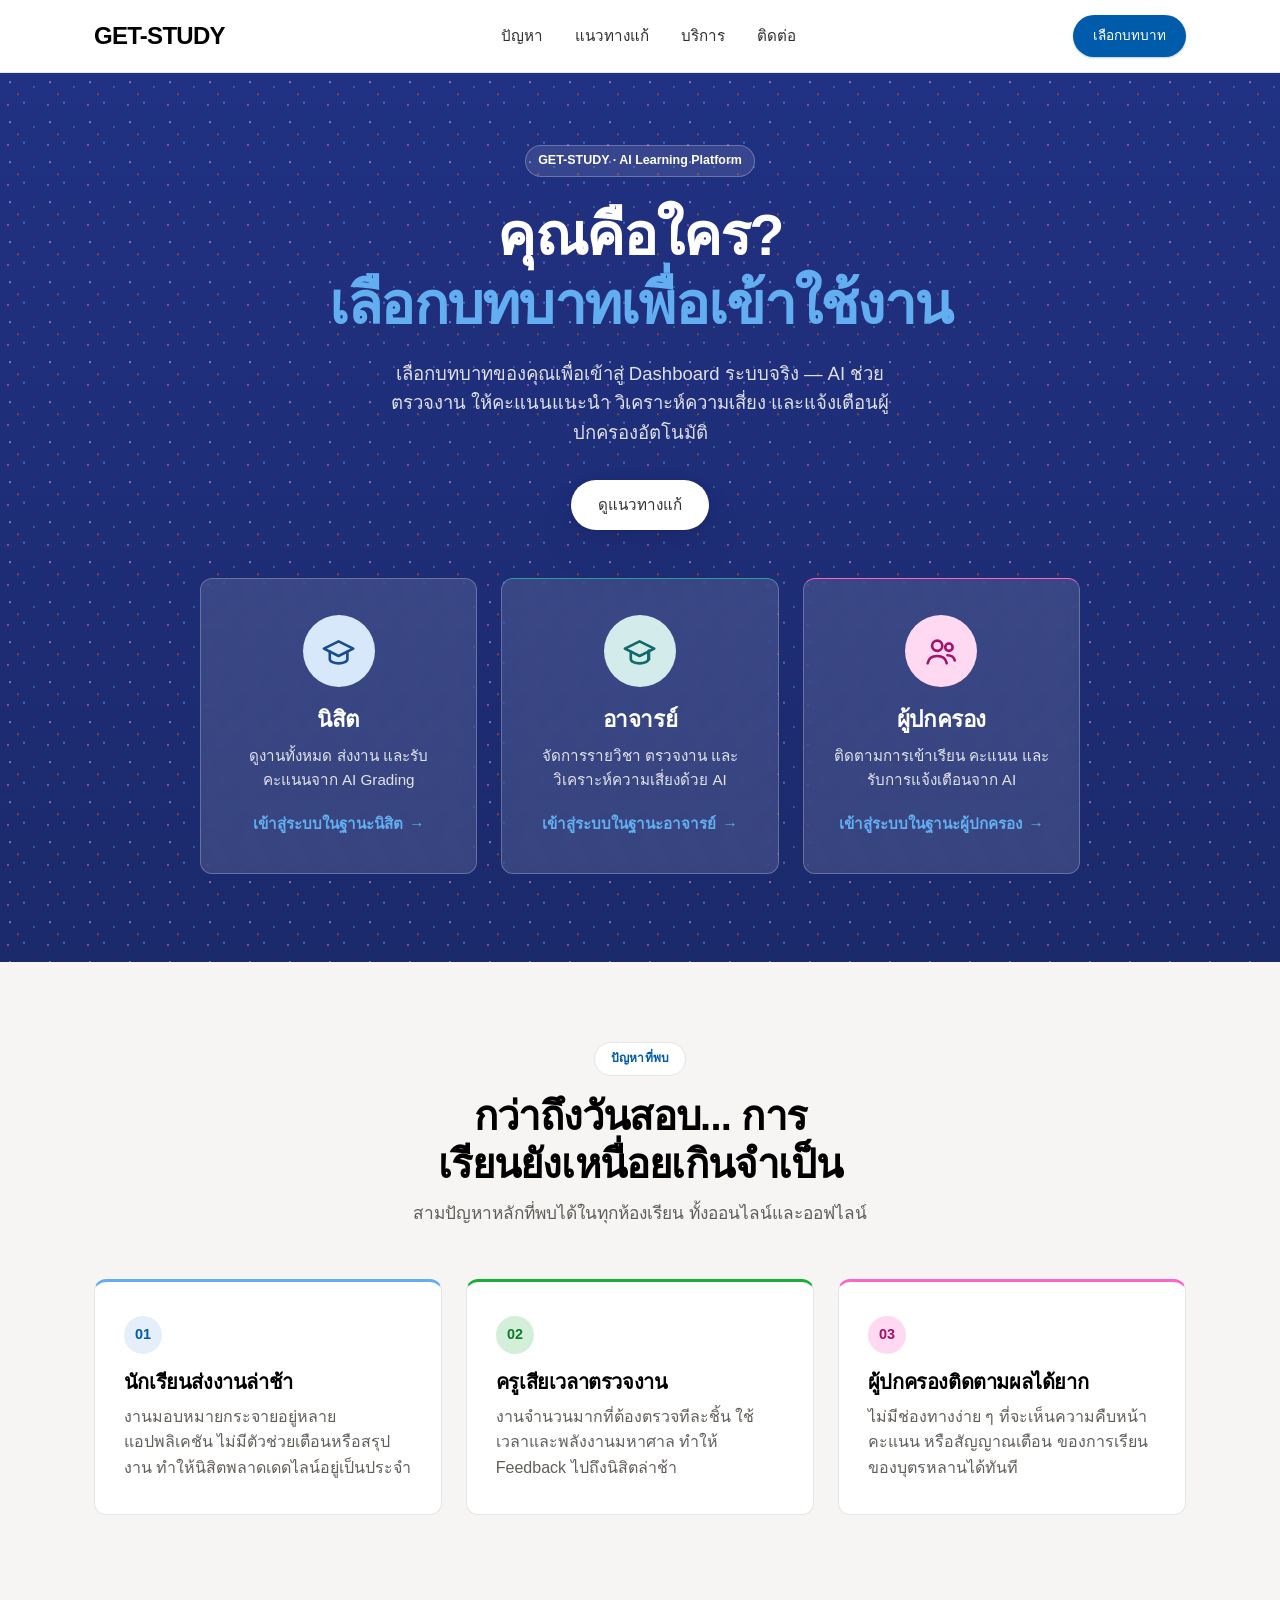
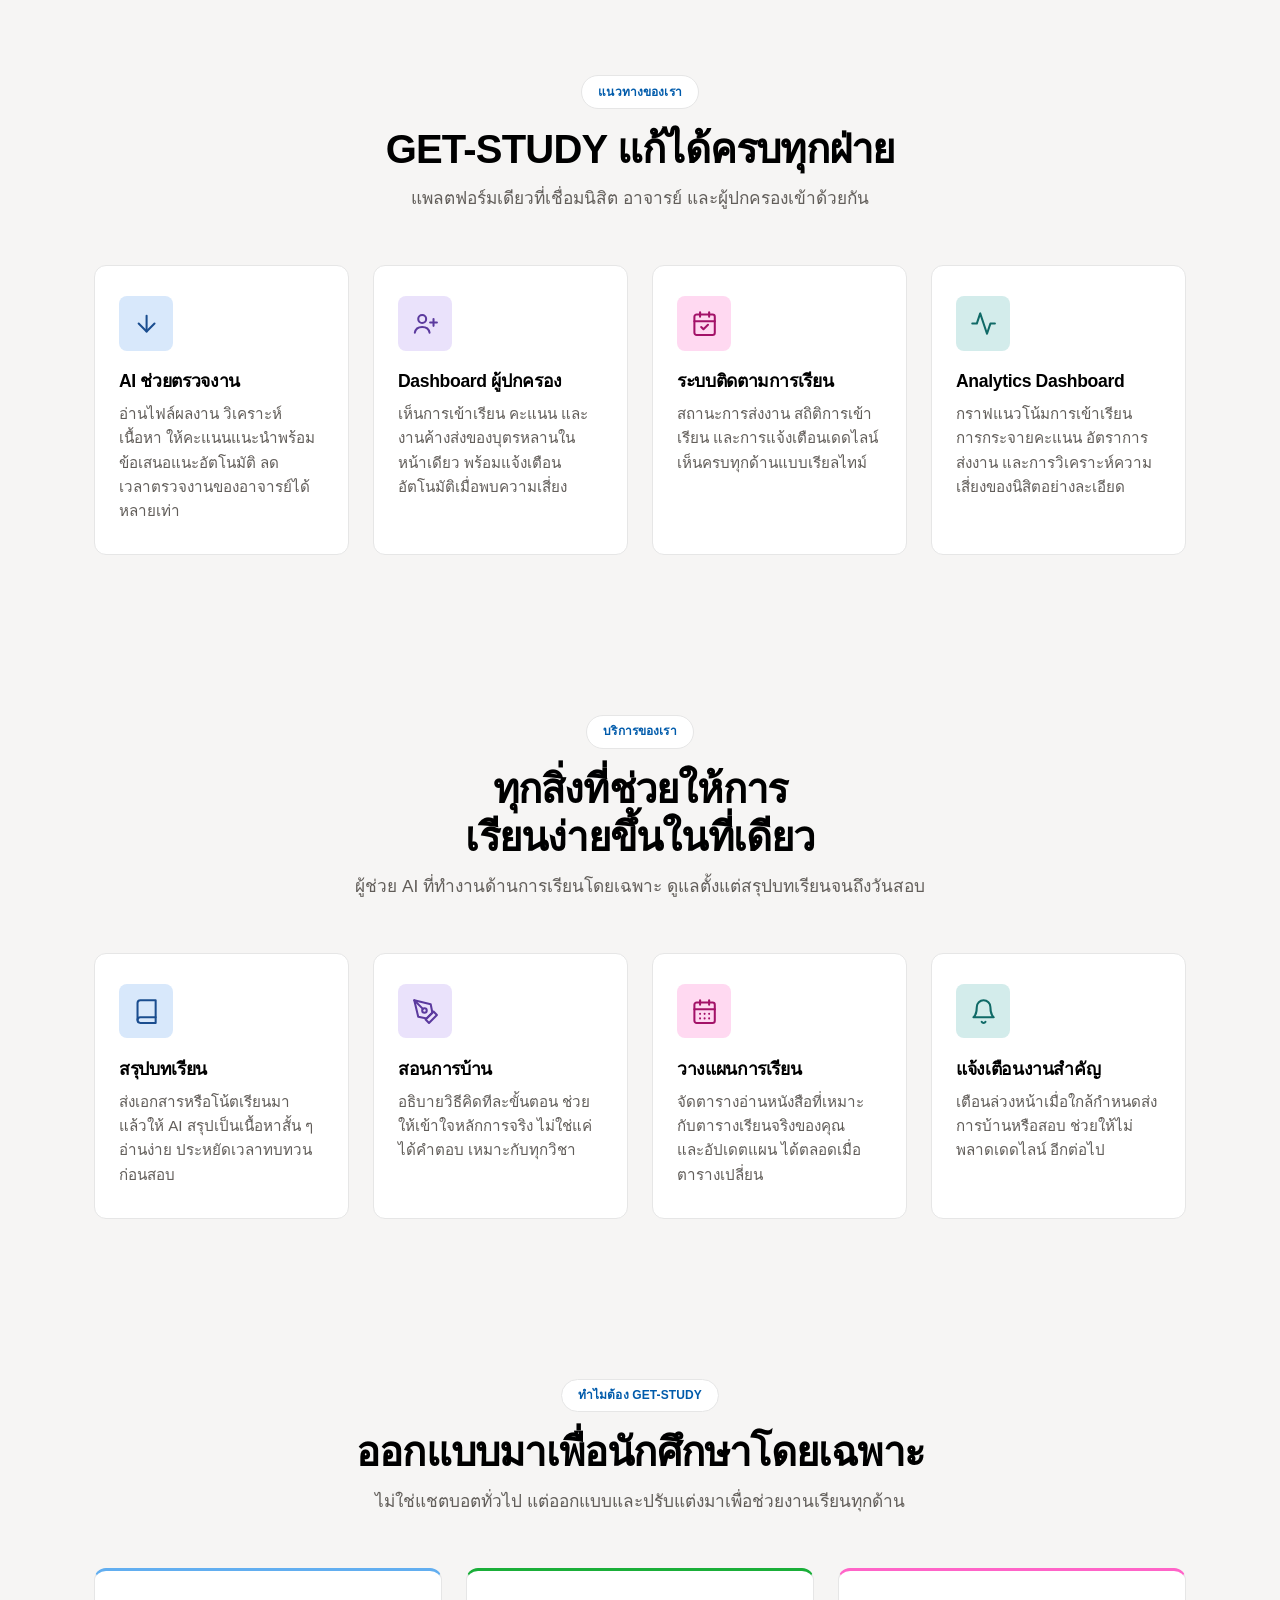
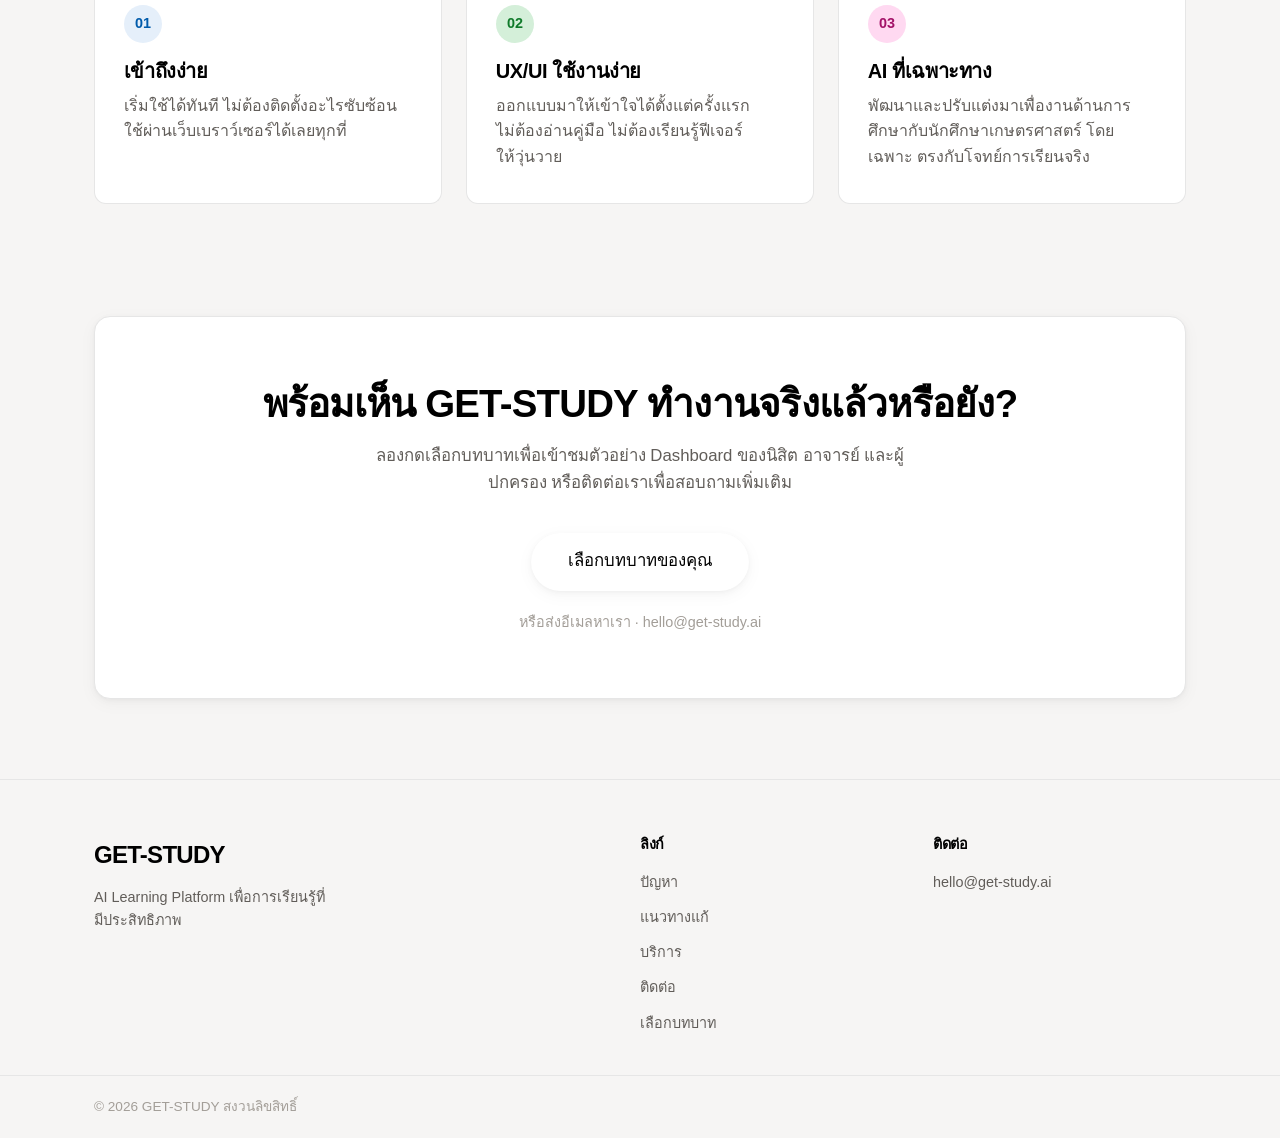
<file: index.html>
<!DOCTYPE html>
<html lang="th">
<head>
  <meta charset="UTF-8" />
  <meta name="viewport" content="width=device-width, initial-scale=1.0" />
  <meta
    name="description"
    content="GET-STUDY — AI Learning Platform เพื่อการเรียนรู้ที่มีประสิทธิภาพ เชื่อมนิสิต อาจารย์ และผู้ปกครองด้วย AI ช่วยตรวจงาน วิเคราะห์ความเสี่ยง และชาร์ตผลการเรียน"
  />
  <title>GET-STUDY — AI Learning Platform เพื่อการเรียนรู้ที่มีประสิทธิภาพ</title>
  <link
    rel="icon"
    href="data:image/svg+xml,%3Csvg xmlns='http://www.w3.org/2000/svg' viewBox='0 0 32 32'%3E%3Crect width='32' height='32' rx='8' fill='%23005bab'/%3E%3Cpath d='M8 10h16v3H8zM8 15h16v3H8zM8 20h10v3H8z' fill='white'/%3E%3C/svg%3E"
  />
  <link rel="stylesheet" href="styles.css" />
</head>
<body>
  <a class="skip-link" href="#main">ข้ามไปยังเนื้อหาหลัก</a>

  <header class="site-header">
    <div class="container header-inner">
      <a href="#main" class="brand">GET-STUDY</a>
      <nav aria-label="เมนูหลัก">
        <ul class="nav-links">
          <li><a href="#problems">ปัญหา</a></li>
          <li><a href="#solutions">แนวทางแก้</a></li>
          <li><a href="#services">บริการ</a></li>
          <li><a href="#contact">ติดต่อ</a></li>
        </ul>
      </nav>
      <a href="role.html" class="btn btn-primary btn-sm header-cta">เลือกบทบาท</a>
    </div>
  </header>

  <main id="main">
    <section class="hero">
      <div class="container hero-inner hero-inner--picker">
        <span class="badge">GET-STUDY · AI Learning Platform</span>
        <h1>คุณคือใคร? <span class="highlight">เลือกบทบาทเพื่อเข้าใช้งาน</span></h1>
        <p class="hero-sub hero-sub--center">
          เลือกบทบาทของคุณเพื่อเข้าสู่ Dashboard ระบบจริง —
          AI ช่วยตรวจงาน ให้คะแนนแนะนำ วิเคราะห์ความเสี่ยง และแจ้งเตือนผู้ปกครองอัตโนมัติ
        </p>
        <div class="hero-actions hero-actions--center">
          <a href="#solutions" class="btn btn-secondary">ดูแนวทางแก้</a>
        </div>

        <div class="role-grid hero-roles">
          <a class="role-card" href="login.html?role=student">
            <span class="role-icon">
              <svg viewBox="0 0 24 24" fill="none" stroke="currentColor" stroke-width="1.8" stroke-linecap="round" stroke-linejoin="round">
                <path d="M22 10L12 5 2 10l10 5 10-5z" />
                <path d="M6 12v5c0 1.7 2.7 3 6 3s6-1.3 6-3v-5" />
              </svg>
            </span>
            <h2>นิสิต</h2>
            <p>ดูงานทั้งหมด ส่งงาน และรับคะแนนจาก AI Grading</p>
            <span class="role-link">เข้าสู่ระบบในฐานะนิสิต</span>
          </a>

          <a class="role-card" href="login.html?role=teacher">
            <span class="role-icon">
              <svg viewBox="0 0 24 24" fill="none" stroke="currentColor" stroke-width="1.8" stroke-linecap="round" stroke-linejoin="round">
                <path d="M22 10L12 5 2 10l10 5 10-5z" />
                <path d="M6 12v5c0 1.7 2.7 3 6 3s6-1.3 6-3v-5" />
                <path d="M18.4 11.24v6.06" />
              </svg>
            </span>
            <h2>อาจารย์</h2>
            <p>จัดการรายวิชา ตรวจงาน และวิเคราะห์ความเสี่ยงด้วย AI</p>
            <span class="role-link">เข้าสู่ระบบในฐานะอาจารย์</span>
          </a>

          <a class="role-card" href="login.html?role=parent">
            <span class="role-icon">
              <svg viewBox="0 0 24 24" fill="none" stroke="currentColor" stroke-width="1.8" stroke-linecap="round" stroke-linejoin="round">
                <circle cx="9" cy="8" r="3.5" />
                <path d="M2.5 20c.6-3.2 3.1-5 6.5-5s5.9 1.8 6.5 5" />
                <circle cx="17" cy="9" r="2.5" />
                <path d="M16 14.5c2.6 0 4.4 1.3 5 3.5" />
              </svg>
            </span>
            <h2>ผู้ปกครอง</h2>
            <p>ติดตามการเข้าเรียน คะแนน และรับการแจ้งเตือนจาก AI</p>
            <span class="role-link">เข้าสู่ระบบในฐานะผู้ปกครอง</span>
          </a>
        </div>
      </div>
    </section>

    <section class="section" id="problems">
      <div class="container">
        <div class="section-head">
          <span class="eyebrow">ปัญหาที่พบ</span>
          <h2>กว่าถึงวันสอบ... การเรียนยังเหนื่อยเกินจำเป็น</h2>
          <p class="section-sub">
            สามปัญหาหลักที่พบได้ในทุกห้องเรียน ทั้งออนไลน์และออฟไลน์
          </p>
        </div>

        <div class="why-grid">
          <article class="why-card">
            <div class="why-number">01</div>
            <h3>นักเรียนส่งงานล่าช้า</h3>
            <p>
              งานมอบหมายกระจายอยู่หลายแอปพลิเคชัน ไม่มีตัวช่วยเตือนหรือสรุปงาน
              ทำให้นิสิตพลาดเดดไลน์อยู่เป็นประจำ
            </p>
          </article>

          <article class="why-card">
            <div class="why-number">02</div>
            <h3>ครูเสียเวลาตรวจงาน</h3>
            <p>
              งานจำนวนมากที่ต้องตรวจทีละชิ้น ใช้เวลาและพลังงานมหาศาล
              ทำให้ Feedback ไปถึงนิสิตล่าช้า
            </p>
          </article>

          <article class="why-card">
            <div class="why-number">03</div>
            <h3>ผู้ปกครองติดตามผลได้ยาก</h3>
            <p>
              ไม่มีช่องทางง่าย ๆ ที่จะเห็นความคืบหน้า คะแนน หรือสัญญาณเตือน
              ของการเรียนของบุตรหลานได้ทันที
            </p>
          </article>
        </div>
      </div>
    </section>

    <section class="services section" id="solutions">
      <div class="container">
        <div class="section-head">
          <span class="eyebrow">แนวทางของเรา</span>
          <h2>GET-STUDY แก้ได้ครบทุกฝ่าย</h2>
          <p class="section-sub">
            แพลตฟอร์มเดียวที่เชื่อมนิสิต อาจารย์ และผู้ปกครองเข้าด้วยกัน
          </p>
        </div>

        <div class="services-grid">
          <article class="service-card">
            <div class="service-icon">
              <svg viewBox="0 0 24 24" fill="none" stroke="currentColor" stroke-width="1.8" stroke-linecap="round" stroke-linejoin="round">
                <path d="M12 5v14" />
                <path d="M19 12l-7 7-7-7" />
              </svg>
            </div>
            <h3>AI ช่วยตรวจงาน</h3>
            <p>
              อ่านไฟล์ผลงาน วิเคราะห์เนื้อหา ให้คะแนนแนะนำพร้อมข้อเสนอแนะอัตโนมัติ
              ลดเวลาตรวจงานของอาจารย์ได้หลายเท่า
            </p>
          </article>

          <article class="service-card">
            <div class="service-icon">
              <svg viewBox="0 0 24 24" fill="none" stroke="currentColor" stroke-width="1.8" stroke-linecap="round" stroke-linejoin="round">
                <circle cx="9" cy="8" r="3.5" />
                <path d="M2.5 20c.6-3.2 3.1-5 6.5-5s5.9 1.8 6.5 5" />
                <path d="M19 8v6" />
                <path d="M16 11h6" />
              </svg>
            </div>
            <h3>Dashboard ผู้ปกครอง</h3>
            <p>
              เห็นการเข้าเรียน คะแนน และงานค้างส่งของบุตรหลานในหน้าเดียว
              พร้อมแจ้งเตือนอัตโนมัติเมื่อพบความเสี่ยง
            </p>
          </article>

          <article class="service-card">
            <div class="service-icon">
              <svg viewBox="0 0 24 24" fill="none" stroke="currentColor" stroke-width="1.8" stroke-linecap="round" stroke-linejoin="round">
                <rect x="3" y="4" width="18" height="18" rx="2" />
                <path d="M16 2v4" />
                <path d="M8 2v4" />
                <path d="M3 10h18" />
                <path d="M9 15l2 2 4-4" />
              </svg>
            </div>
            <h3>ระบบติดตามการเรียน</h3>
            <p>
              สถานะการส่งงาน สถิติการเข้าเรียน และการแจ้งเตือนเดดไลน์
              เห็นครบทุกด้านแบบเรียลไทม์
            </p>
          </article>

          <article class="service-card">
            <div class="service-icon">
              <svg viewBox="0 0 24 24" fill="none" stroke="currentColor" stroke-width="1.8" stroke-linecap="round" stroke-linejoin="round">
                <polyline points="22 12 18 12 15 21 9 3 6 12 2 12" />
              </svg>
            </div>
            <h3>Analytics Dashboard</h3>
            <p>
              กราฟแนวโน้มการเข้าเรียน การกระจายคะแนน อัตราการส่งงาน
              และการวิเคราะห์ความเสี่ยงของนิสิตอย่างละเอียด
            </p>
          </article>
        </div>
      </div>
    </section>

    <section class="services section" id="services">
      <div class="container">
        <div class="section-head">
          <span class="eyebrow">บริการของเรา</span>
          <h2>ทุกสิ่งที่ช่วยให้การเรียนง่ายขึ้นในที่เดียว</h2>
          <p class="section-sub">
            ผู้ช่วย AI ที่ทำงานด้านการเรียนโดยเฉพาะ ดูแลตั้งแต่สรุปบทเรียนจนถึงวันสอบ
          </p>
        </div>

        <div class="services-grid">
          <article class="service-card">
            <div class="service-icon">
              <svg viewBox="0 0 24 24" fill="none" stroke="currentColor" stroke-width="1.8" stroke-linecap="round" stroke-linejoin="round">
                <path d="M4 19.5A2.5 2.5 0 0 1 6.5 17H20" />
                <path d="M6.5 2H20v20H6.5A2.5 2.5 0 0 1 4 19.5v-15A2.5 2.5 0 0 1 6.5 2z" />
              </svg>
            </div>
            <h3>สรุปบทเรียน</h3>
            <p>
              ส่งเอกสารหรือโน้ตเรียนมา แล้วให้ AI สรุปเป็นเนื้อหาสั้น ๆ อ่านง่าย
              ประหยัดเวลาทบทวนก่อนสอบ
            </p>
          </article>

          <article class="service-card">
            <div class="service-icon">
              <svg viewBox="0 0 24 24" fill="none" stroke="currentColor" stroke-width="1.8" stroke-linecap="round" stroke-linejoin="round">
                <path d="M12 19l7-7 3 3-7 7-3-3z" />
                <path d="M18 13l-1.5-7.5L2 2l3.5 14.5L13 18l5-5z" />
                <path d="M2 2l7.586 7.586" />
                <circle cx="11" cy="11" r="2" />
              </svg>
            </div>
            <h3>สอนการบ้าน</h3>
            <p>
              อธิบายวิธีคิดทีละขั้นตอน ช่วยให้เข้าใจหลักการจริง ไม่ใช่แค่ได้คำตอบ
              เหมาะกับทุกวิชา
            </p>
          </article>

          <article class="service-card">
            <div class="service-icon">
              <svg viewBox="0 0 24 24" fill="none" stroke="currentColor" stroke-width="1.8" stroke-linecap="round" stroke-linejoin="round">
                <rect x="3" y="4" width="18" height="18" rx="2" />
                <path d="M16 2v4" />
                <path d="M8 2v4" />
                <path d="M3 10h18" />
                <path d="M8 14h.01" />
                <path d="M12 14h.01" />
                <path d="M16 14h.01" />
                <path d="M8 18h.01" />
                <path d="M12 18h.01" />
                <path d="M16 18h.01" />
              </svg>
            </div>
            <h3>วางแผนการเรียน</h3>
            <p>
              จัดตารางอ่านหนังสือที่เหมาะกับตารางเรียนจริงของคุณ และอัปเดตแผน
              ได้ตลอดเมื่อตารางเปลี่ยน
            </p>
          </article>

          <article class="service-card">
            <div class="service-icon">
              <svg viewBox="0 0 24 24" fill="none" stroke="currentColor" stroke-width="1.8" stroke-linecap="round" stroke-linejoin="round">
                <path d="M6 8a6 6 0 0 1 12 0c0 7 3 9 3 9H3s3-2 3-9" />
                <path d="M10.3 21a1.94 1.94 0 0 0 3.4 0" />
              </svg>
            </div>
            <h3>แจ้งเตือนงานสำคัญ</h3>
            <p>
              เตือนล่วงหน้าเมื่อใกล้กำหนดส่งการบ้านหรือสอบ ช่วยให้ไม่พลาดเดดไลน์
              อีกต่อไป
            </p>
          </article>
        </div>
      </div>
    </section>

    <section class="why section" id="why-us">
      <div class="container">
        <div class="section-head">
          <span class="eyebrow">ทำไมต้อง GET-STUDY</span>
          <h2>ออกแบบมาเพื่อนักศึกษาโดยเฉพาะ</h2>
          <p class="section-sub">
            ไม่ใช่แชตบอตทั่วไป แต่ออกแบบและปรับแต่งมาเพื่อช่วยงานเรียนทุกด้าน
          </p>
        </div>

        <div class="why-grid">
          <article class="why-card">
            <div class="why-number">01</div>
            <h3>เข้าถึงง่าย</h3>
            <p>
              เริ่มใช้ได้ทันที ไม่ต้องติดตั้งอะไรซับซ้อน
              ใช้ผ่านเว็บเบราว์เซอร์ได้เลยทุกที่
            </p>
          </article>

          <article class="why-card">
            <div class="why-number">02</div>
            <h3>UX/UI ใช้งานง่าย</h3>
            <p>
              ออกแบบมาให้เข้าใจได้ตั้งแต่ครั้งแรก
              ไม่ต้องอ่านคู่มือ ไม่ต้องเรียนรู้ฟีเจอร์ให้วุ่นวาย
            </p>
          </article>

          <article class="why-card">
            <div class="why-number">03</div>
            <h3>AI ที่เฉพาะทาง</h3>
            <p>
              พัฒนาและปรับแต่งมาเพื่องานด้านการศึกษากับนักศึกษาเกษตรศาสตร์
              โดยเฉพาะ ตรงกับโจทย์การเรียนจริง
            </p>
          </article>
        </div>
      </div>
    </section>

    <section class="cta section" id="contact">
      <div class="container">
        <div class="cta-box">
          <h2>พร้อมเห็น GET-STUDY ทำงานจริงแล้วหรือยัง?</h2>
          <p>
            ลองกดเลือกบทบาทเพื่อเข้าชมตัวอย่าง Dashboard ของนิสิต อาจารย์ และผู้ปกครอง
            หรือติดต่อเราเพื่อสอบถามเพิ่มเติม
          </p>
          <a href="role.html" class="btn btn-light btn-lg">เลือกบทบาทของคุณ</a>
          <p class="cta-hint">หรือส่งอีเมลหาเรา · hello@get-study.ai</p>
        </div>
      </div>
    </section>
  </main>

  <footer class="site-footer">
    <div class="container footer-inner">
      <div class="footer-brand">
        <a href="#main" class="brand">GET-STUDY</a>
        <p>AI Learning Platform เพื่อการเรียนรู้ที่มีประสิทธิภาพ</p>
      </div>
      <div class="footer-col">
        <h4>ลิงก์</h4>
        <ul>
          <li><a href="#problems">ปัญหา</a></li>
          <li><a href="#solutions">แนวทางแก้</a></li>
          <li><a href="#services">บริการ</a></li>
          <li><a href="#contact">ติดต่อ</a></li>
          <li><a href="role.html">เลือกบทบาท</a></li>
        </ul>
      </div>
      <div class="footer-col">
        <h4>ติดต่อ</h4>
        <ul>
          <li><a href="mailto:hello@get-study.ai">hello@get-study.ai</a></li>
        </ul>
      </div>
    </div>
    <div class="footer-bottom">
      <div class="container">
        <p>© 2026 GET-STUDY สงวนลิขสิทธิ์</p>
      </div>
    </div>
  </footer>
</body>
</html>
</file>
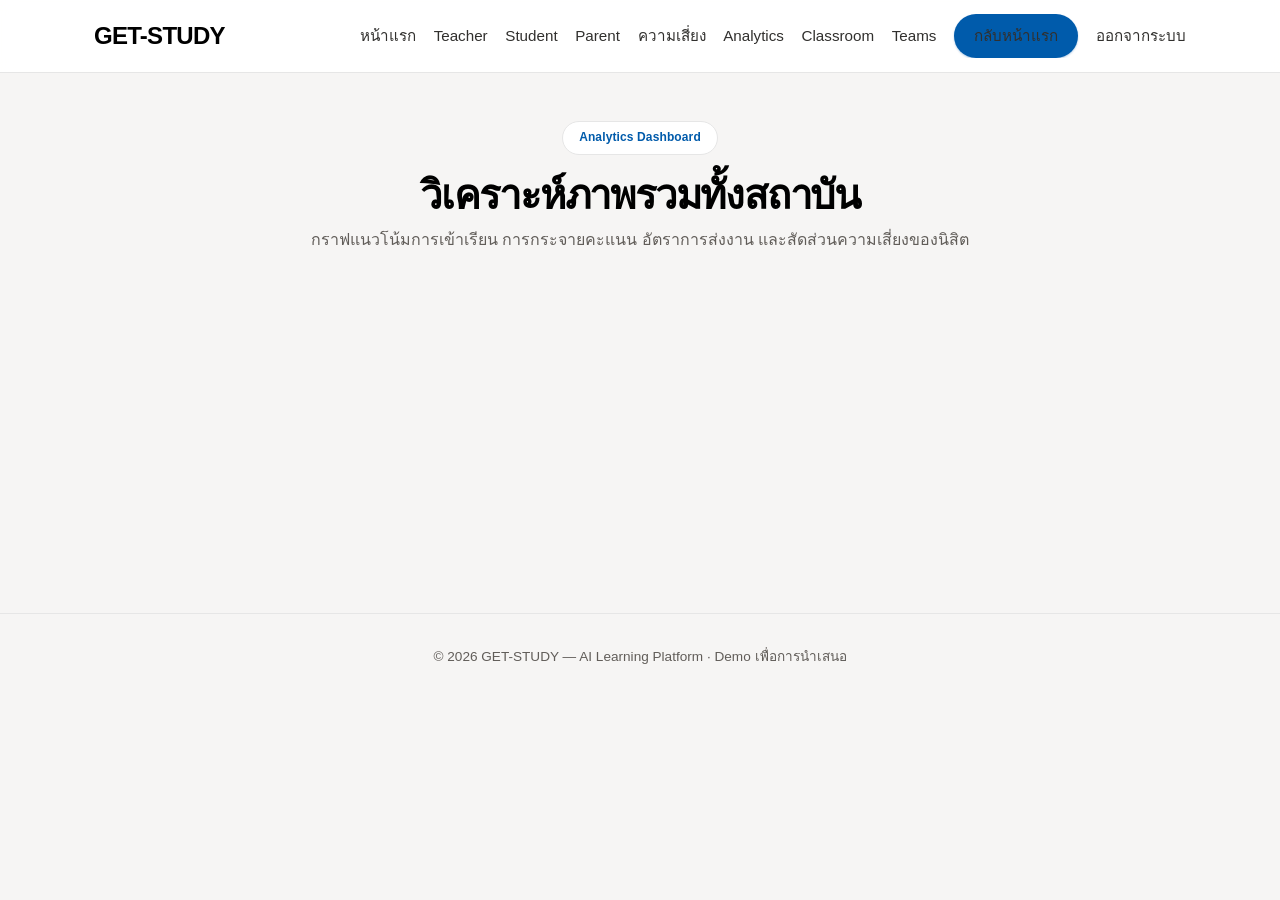
<file: analytics.html>
<!DOCTYPE html>
<html lang="th">
<head>
  <meta charset="UTF-8" />
  <meta name="viewport" content="width=device-width, initial-scale=1.0" />
  <meta
    name="description"
    content="Analytics Dashboard — GET-STUDY กราฟ Attendance Trend, Score Distribution, Assignment Completion และ Risk Analysis"
  />
  <title>Analytics — GET-STUDY</title>
  <link
    rel="icon"
    href="data:image/svg+xml,%3Csvg xmlns='http://www.w3.org/2000/svg' viewBox='0 0 32 32'%3E%3Crect width='32' height='32' rx='8' fill='%23005bab'/%3E%3Cpath d='M8 10h16v3H8zM8 15h16v3H8zM8 20h10v3H8z' fill='white'/%3E%3C/svg%3E"
  />
  <link rel="stylesheet" href="styles.css" />
</head>
<body class="dashboard-page">
  <header class="site-header demo-nav">
    <div class="container header-inner">
      <a href="index.html" class="brand">GET-STUDY</a>
      <nav aria-label="เมนูหลัก">
        <ul class="nav-links">
          <li><a href="index.html">หน้าแรก</a></li>
          <li><a href="teacher.html">Teacher</a></li>
          <li><a href="student.html">Student</a></li>
          <li><a href="parent.html">Parent</a></li>
          <li><a href="risk.html">ความเสี่ยง</a></li>
          <li><a href="analytics.html" aria-current="page">Analytics</a></li>
          <li><a href="classroom.html">Classroom</a></li>
          <li><a href="teams.html">Teams</a></li>
          <li><a href="role.html" class="btn btn-primary btn-sm nav-btn">กลับหน้าแรก</a></li>
          <li><a href="#" onclick="logout(); return false;">ออกจากระบบ</a></li>
        </ul>
      </nav>
    </div>
  </header>

  <main class="container main-demo">
    <section class="page-head">
      <span class="eyebrow">Analytics Dashboard</span>
      <h1>วิเคราะห์ภาพรวมทั้งสถาบัน</h1>
      <p class="page-lead">กราฟแนวโน้มการเข้าเรียน การกระจายคะแนน อัตราการส่งงาน และสัดส่วนความเสี่ยงของนิสิต</p>
    </section>
    <div id="app"></div>
  </main>

  <footer class="demo-footer">
    <p>© 2026 GET-STUDY — AI Learning Platform · Demo เพื่อการนำเสนอ</p>
  </footer>

  <script src="auth.js"></script>
  <script src="data.js"></script>
  <script src="demo.js"></script>
  <script>
    function renderDbAnalytics(report) {
      var maxDist = Math.max.apply(null, report.scoreDist.map(function (d) { return d.count; }) || [1]);
      var distRows = report.scoreDist
        .map(function (d) {
          return barRow(d.range, d.count + " ผลงาน", maxDist ? Math.round((d.count / maxDist) * 100) : 0, "fill-blue");
        })
        .join("");
      var completionRows = report.completion
        .map(function (c) {
          return barRow(c.name, c.value + "%", c.value, "fill-teal");
        })
        .join("");
      var totalRisk = report.riskShare.low + report.riskShare.medium + report.riskShare.high;
      var parts = [
        { label: "Low Risk", value: report.riskShare.low, color: "#1aae39" },
        { label: "Medium Risk", value: report.riskShare.medium, color: "#f5c518" },
        { label: "High Risk", value: report.riskShare.high, color: "#e5484d" }
      ];
      var highPct = totalRisk ? Math.round((report.riskShare.high / totalRisk) * 100) : 0;
      var labels = report.attendanceTrend && report.attendanceTrend.labels.length
        ? report.attendanceTrend.labels
        : ["ไม่มีข้อมูล"];
      var values = report.attendanceTrend && report.attendanceTrend.values.length
        ? report.attendanceTrend.values
        : [0];
      return (
        '<section class="stats-card dash-stats">' +
        statCard("Σ", "นิสิตในระบบ", report.studentCount, "จากชั้นเรียนที่เชื่อมต่อ", "tint-sky") +
        statCard("✎", "งานมอบหมาย", report.assignmentCount, "รอตรวจ " + report.pendingCount + " ชิ้น", "tint-purple") +
        statCard("★", "คะแนนเฉลี่ย", report.avgScore + "/100", "ผลงานที่ตรวจแล้ว", "tint-orange") +
        "</section>" +
        '<div class="chart-grid">' +
        '<div class="chart-card card-wide"><h2>Attendance Trend</h2>' +
        '<p class="muted">อัตราการเข้าเรียนเฉลี่ยรายสัปดาห์ (เทอมนี้)</p>' +
        areaChart(values, labels) +
        "</div>" +
        '<div class="chart-card"><h2>Distribution ความเสี่ยง</h2>' +
        '<div class="donut-wrap"><div class="donut" style="width:170px;height:170px;background:conic-gradient(' +
        (totalRisk ? ("#1aae39 0 " + Math.round((report.riskShare.low / totalRisk) * 100) + "%,#f5c518 " + Math.round((report.riskShare.low / totalRisk) * 100) + "% " + Math.round(((report.riskShare.low + report.riskShare.medium) / totalRisk) * 100) + "%,#e5484d " + Math.round(((report.riskShare.low + report.riskShare.medium) / totalRisk) * 100) + "% 100%") : "transparent 0 100%") + '">' +
        '<div class="donut-center"><span class="val">' + highPct + '%</span><span class="cap">นิสิต High Risk</span></div>' +
        "</div></div><div class=\"legend\">" + legend(parts) + "</div></div>" +
        '<div class="chart-card"><h2>Assignment Completion</h2>' +
        '<p class="muted">อัตราการส่งงานตามรายวิชา</p>' + completionRows + "</div>" +
        '<div class="chart-card"><h2>Score Distribution</h2>' +
        '<p class="muted">การกระจายคะแนนของผลงานที่ตรวจแล้ว</p>' + distRows + "</div>" +
        "</div>" +
        '<p class="demo-tip">ตัวเลขมาจากข้อมูลจริงในระบบ หากยังไม่มีข้อมูลจะแสดงข้อมูลตัวอย่าง</p>'
      );
    }

    var db = findAll();
    var teacher = db ? (db.users.find(function (u) { return u.role === "teacher"; }) || null) : null;
    var report = db && db.courses.length && teacher ? analyticsReport(db, teacher.id) : null;
    document.getElementById("app").innerHTML = report ? renderDbAnalytics(report) : renderAnalyticsPage();
  </script>
</body>
</html>
</file>
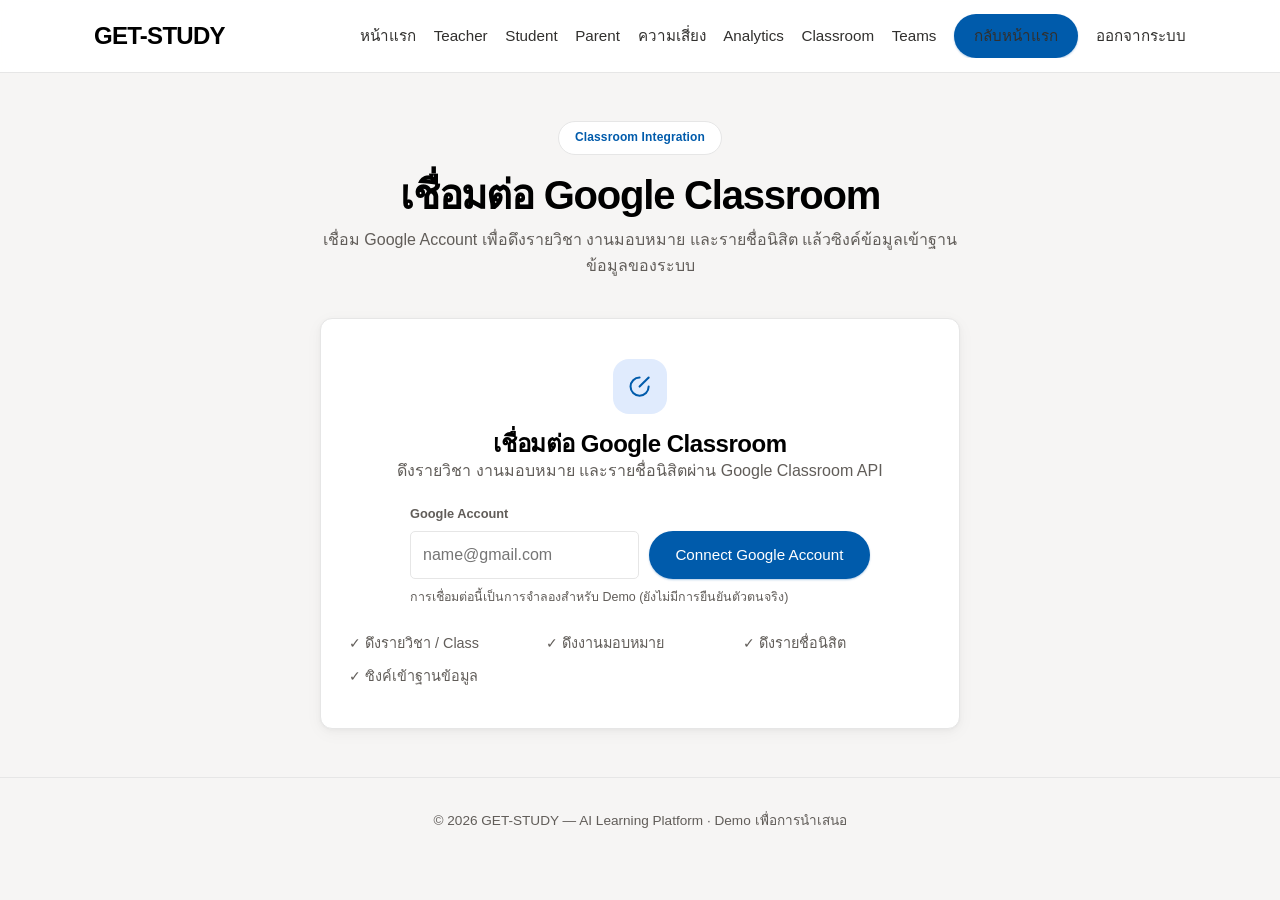
<file: classroom.html>
<!DOCTYPE html>
<html lang="th">
<head>
  <meta charset="UTF-8" />
  <meta name="viewport" content="width=device-width, initial-scale=1.0" />
  <meta
    name="description"
    content="Google Classroom Integration — GET-STUDY เชื่อมต่อ Google Account ดึงรายวิชา งาน และรายชื่อนิสิตแล้วซิงค์เข้าฐานข้อมูล"
  />
  <title>Google Classroom — GET-STUDY</title>
  <link
    rel="icon"
    href="data:image/svg+xml,%3Csvg xmlns='http://www.w3.org/2000/svg' viewBox='0 0 32 32'%3E%3Crect width='32' height='32' rx='8' fill='%23005bab'/%3E%3Cpath d='M8 10h16v3H8zM8 15h16v3H8zM8 20h10v3H8z' fill='white'/%3E%3C/svg%3E"
  />
  <link rel="stylesheet" href="styles.css" />
</head>
<body class="dashboard-page">
  <header class="site-header demo-nav">
    <div class="container header-inner">
      <a href="index.html" class="brand">GET-STUDY</a>
      <nav aria-label="เมนูหลัก">
        <ul class="nav-links">
          <li><a href="index.html">หน้าแรก</a></li>
          <li><a href="teacher.html">Teacher</a></li>
          <li><a href="student.html">Student</a></li>
          <li><a href="parent.html">Parent</a></li>
          <li><a href="risk.html">ความเสี่ยง</a></li>
          <li><a href="analytics.html">Analytics</a></li>
          <li><a href="classroom.html" aria-current="page">Classroom</a></li>
          <li><a href="teams.html">Teams</a></li>
          <li><a href="role.html" class="btn btn-primary btn-sm nav-btn">กลับหน้าแรก</a></li>
          <li><a href="#" onclick="logout(); return false;">ออกจากระบบ</a></li>
        </ul>
      </nav>
    </div>
  </header>

  <main class="container main-demo">
    <section class="page-head">
      <span class="eyebrow">Classroom Integration</span>
      <h1>เชื่อมต่อ Google Classroom</h1>
      <p class="page-lead">เชื่อม Google Account เพื่อดึงรายวิชา งานมอบหมาย และรายชื่อนิสิต แล้วซิงค์ข้อมูลเข้าฐานข้อมูลของระบบ</p>
    </section>
    <div id="conn"></div>
  </main>

  <footer class="demo-footer">
    <p>© 2026 GET-STUDY — AI Learning Platform · Demo เพื่อการนำเสนอ</p>
  </footer>

  <script src="auth.js"></script>
  <script src="data.js"></script>
  <script src="sync.js"></script>
  <script>
    const mount = document.getElementById("conn");
    mount.innerHTML = renderConnectorPage(CONNECTOR_CONFIG.google);
    initConnector(CONNECTOR_CONFIG.google, "conn");
  </script>
</body>
</html>
</file>
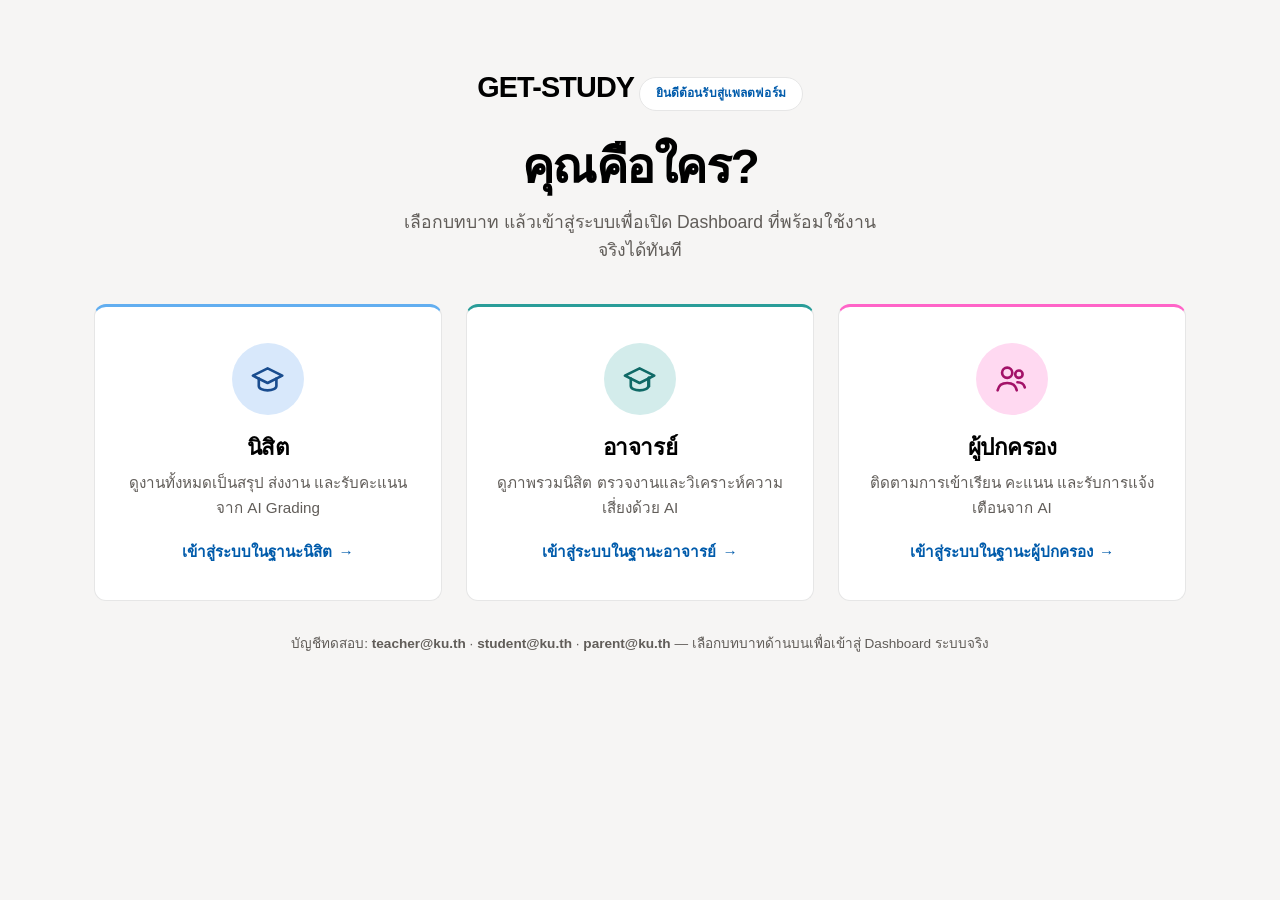
<file: dashboard.html>
<!DOCTYPE html>
<html lang="th">
<head>
  <meta charset="UTF-8" />
  <meta name="viewport" content="width=device-width, initial-scale=1.0" />
  <meta
    name="description"
    content="Dashboard ของคุณบน GET-STUDY — ระบบจัดการรายวิชา งานมอบหมาย การส่งงาน การตรวจงาน และการวิเคราะห์ความเสี่ยง"
  />
  <title>Dashboard — GET-STUDY</title>
  <link
    rel="icon"
    href="data:image/svg+xml,%3Csvg xmlns='http://www.w3.org/2000/svg' viewBox='0 0 32 32'%3E%3Crect width='32' height='32' rx='8' fill='%23005bab'/%3E%3Cpath d='M8 10h16v3H8zM8 15h16v3H8zM8 20h10v3H8z' fill='white'/%3E%3C/svg%3E"
  />
  <link rel="stylesheet" href="styles.css" />
</head>
<body data-auth="protected" class="dashboard-page">
  <header class="site-header">
    <div class="container header-inner">
      <a href="#main" class="brand">GET-STUDY</a>
      <nav aria-label="เมนู">
        <ul class="nav-links">
          <li><a href="index.html">หน้าแรก</a></li>
          <li><a href="role.html">เปลี่ยนบทบาท</a></li>
          <li><a href="role.html" class="btn btn-primary btn-sm nav-btn">กลับหน้าแรก</a></li>
          <li><a href="#" onclick="logout()">ออกจากระบบ</a></li>
        </ul>
      </nav>
    </div>
  </header>

  <main id="main" class="container dash-main">
    <section class="dash-hero">
      <span class="eyebrow" id="dash-role"></span>
      <h1 id="dash-greeting">ยินดีต้อนรับ</h1>
      <p class="dash-email" id="dash-email"></p>
    </section>

    <nav class="dash-tabs" id="dash-tabs" aria-label="เมนูภายใน"></nav>
    <div id="dash-content"></div>
  </main>

  <footer class="site-footer">
    <div class="footer-bottom">
      <div class="container">
        <p>© 2026 GET-STUDY สงวนลิขสิทธิ์</p>
      </div>
    </div>
  </footer>

  <script src="auth.js"></script>
  <script src="data.js"></script>
  <script>
    /* ---------- utilities (เดิม) ---------- */
    function esc(value) {
      return String(value).replace(/[&<>"']/g, function (ch) {
        return { "&": "&amp;", "<": "&lt;", ">": "&gt;", '"': "&quot;", "'": "&#39;" }[ch];
      });
    }

    function statCard(value, label) {
      return '<div class="stat-card"><div class="stat-value">' + value + '</div><div class="stat-label">' + label + "</div></div>";
    }

    function barRow(label, value, percent) {
      return '<div class="bar-row"><div class="bar-label">' + esc(label) + '</div><div class="bar-track"><div class="bar-fill" style="width:' + percent + '%"></div></div><div class="bar-val">' + value + "</div></div>";
    }

    function riskBadge(risk) {
      return '<span class="risk-badge ' + risk.levelCls + '">' + risk.levelLabel + "</span>";
    }

    function emptyNote(text) {
      return '<p class="empty-note">' + esc(text) + "</p>";
    }

    /* ---------- render ภาพรวม (เดิม เก็บไว้ใช้เป็น Tab ภาพรวม) ---------- */
    function renderTeacherDashboard(db, teacher) {
      const analytics = teacherAnalytics(db, teacher.id);
      let html = '';

      html += '<div class="dash-stats">';
      html += statCard(analytics.courses.length, "จำนวนรายวิชา");
      html += statCard(analytics.studentCount, "จำนวนนักเรียน");
      html += statCard(analytics.assignmentCount, "จำนวนงาน");
      html += statCard(analytics.pendingCount, "งานค้างตรวจ");
      html += statCard(analytics.avgScore, "คะแนนเฉลี่ย");
      html += "</div>";

      html += '<div class="dash-cols">';
      html += '<div class="dash-panel"><h2>อัตราการส่งงานแยกวิชา</h2>';
      if (analytics.perCourse.length) {
        analytics.perCourse.forEach(function (item) {
          html += barRow(item.course.code + " " + item.course.title, item.submissionRate + "%", item.submissionRate);
        });
      } else {
        html += emptyNote("ยังไม่มีรายวิชา");
      }
      html += "</div>";

      html += '<div class="dash-panel"><h2>ประสิทธิภาพรายวิชา (คะแนนเฉลี่ย)</h2>';
      if (analytics.perCourse.length) {
        analytics.perCourse.forEach(function (item) {
          html += barRow(item.course.code + " " + item.course.title, item.avgScore + " / 100", item.avgScore);
        });
      } else {
        html += emptyNote("ยังไม่มีรายวิชา");
      }
      html += "</div>";
      html += "</div>";

      const pendingRows = analytics.submissions.filter(function (submission) {
        return submission.score === null || submission.score === undefined;
      });
      html += '<div class="dash-panel"><h2>งานที่รอตรวจ</h2>';
      if (pendingRows.length) {
        html += '<div class="list-group">';
        pendingRows.forEach(function (row) {
          const assignment = findByAssignment(db, row.assignmentId);
          const course = courseById(db, assignment.courseId);
          const student = findUserById(db, row.studentId);
          html += '<div class="list-row"><div><strong>' + esc(assignment.title) + "</strong><br><small>" +
            esc(student.name) + " · " + esc(course.code) + "</small></div><span class='status-badge badge-late'>รอตรวจ</span></div>";
        });
        html += "</div>";
      } else {
        html += emptyNote("ไม่มีงานค้างตรวจ ขอชื่นชม!");
      }
      html += "</div>";

      html += '<div class="dash-panel"><h2>นักเรียนกลุ่มเสี่ยง</h2>';
      if (analytics.atRiskStudents.length) {
        html += '<div class="list-group">';
        analytics.atRiskStudents.forEach(function (item) {
          html += '<div class="list-row"><div><strong>' + esc(item.student.name) + "</strong><br><small>เข้าเรียน " +
            item.risk.attendancePct + "% · ค้าง " + item.risk.overdueCount + " งาน</small></div>" +
            riskBadge(item.risk) + "</div>";
        });
        html += "</div>";
      } else {
        html += emptyNote("ยังไม่มีข้อมูลนักเรียน");
      }
      html += "</div>";

      return html;
    }

    function renderStudentDashboard(db, student) {
      const rows = assignmentsWithStatusFor(db, student.id);
      const attendance = attendanceRate(db, student.id);
      const latest = latestScoredSubmission(db, student.id);
      const upcoming = upcomingAssignments(db, student.id, 7);
      const scored = scoredSubmissionsForStudent(db, student.id);
      const submittedCount = rows.filter(function (row) {
        return row.status === "submitted";
      }).length;
      const missingCount = rows.filter(function (row) {
        return row.status === "missing";
      }).length;

      let html = "";
      html += '<div class="dash-stats">';
      html += statCard(rows.length, "งานที่ได้รับ");
      html += statCard(submittedCount, "ส่งแล้ว");
      html += statCard(missingCount, "ยังไม่ส่ง");
      html += statCard(latest ? latest.score : "-", "คะแนนล่าสุด");
      html += statCard(attendance.pct + "%", "อัตราการเข้าเรียน");
      html += "</div>";

      html += '<div class="dash-cols">';
      html += '<div class="dash-panel"><h2>งานใกล้ครบกำหนด (7 วัน)</h2>';
      if (upcoming.length) {
        html += '<div class="list-group">';
        upcoming.forEach(function (row) {
          html += '<div class="list-row"><div><strong>' + esc(row.assignment.title) + "</strong><br><small>" +
            esc(row.course.code) + " · ครบกำหนด " + fmtDate(row.assignment.dueDate) + "</small></div>" +
            '<span class="status-badge badge-missing">ยังไม่ส่ง</span></div>';
        });
        html += "</div>";
      } else {
        html += emptyNote("ไม่มีงานใกล้ครบกำหนดในเร็ว ๆ นี้");
      }
      html += "</div>";

      html += '<div class="dash-panel"><h2>Feedback จาก AI</h2>';
      if (latest && latest.feedback) {
        html += '<div class="ai-box"><p>' + esc(latest.feedback) + "</p><small>จากงาน " + esc(findByAssignment(db, latest.assignmentId).title) + "</small></div>";
      } else {
        html += emptyNote("ยังไม่มี feedback ล่าสุดจาก AI");
      }
      html += "</div>";
      html += "</div>";

      html += '<div class="dash-panel"><h2>งานทั้งหมด</h2>';
      if (rows.length) {
        html += '<table class="dash-table"><thead><tr><th>รายวิชา</th><th>งาน</th><th>ครบกำหนด</th><th>คะแนน</th><th>สถานะ</th></tr></thead><tbody>';
        rows.forEach(function (row) {
          html += "<tr><td>" + esc(row.course.code) + "</td><td>" + esc(row.assignment.title) +
            "</td><td>" + fmtDate(row.assignment.dueDate) + "</td><td>" +
            (row.submission && row.submission.score !== null ? row.submission.score : "-") +
            '</td><td><span class="status-badge ' + row.statusCls + '">' + row.statusLabel + "</span></td></tr>";
        });
        html += "</tbody></table>";
      } else {
        html += emptyNote("ยังไม่มีงาน");
      }
      html += "</div>";

      html += '<div class="dash-panel"><h2>ระดับความเสี่ยง</h2>' + riskBadge(computeRisk(db, student.id)) + "</div>";

      return html;
    }

    function renderParentDashboard(db, parent) {
      const linkedEmail = parent.linkedStudentEmail;
      let child = null;
      if (linkedEmail) {
        child = findByEmail(db, linkedEmail);
      }
      if (!child) {
        return '<div class="dash-panel"><h2>เชื่อมต่อบุตรหลาน</h2>' +
          emptyNote("ยังไม่มีการเชื่อมอีเมลบุตรหลาน ระบบจะช่วยให้คุณติดตามการส่งงานและการเรียนเมื่อเชื่อมต่อแล้ว") + "</div>";
      }

      const risk = computeRisk(db, child.id);
      const attendance = attendanceRate(db, child.id);
      const rows = assignmentsWithStatusFor(db, child.id);
      const overdueRows = rows.filter(function (row) {
        return row.status === "missing" || row.status === "late";
      });
      const latest = latestScoredSubmission(db, child.id);
      const scored = scoredSubmissionsForStudent(db, child.id);
      const alerts = parentAlerts(db, child.id);

      let html = "";
      html += '<div class="dash-panel dash-child-head"><h2>บุตรหลานของคุณ</h2><p>' + esc(child.name) +
        " (" + esc(child.email) + ")</p>" + riskBadge(risk) + "</div>";

      html += '<div class="dash-stats">';
      html += statCard(risk.avgScore, "คะแนนเฉลี่ย");
      html += statCard(attendance.pct + "%", "การเข้าเรียน");
      html += statCard(overdueRows.length, "งานค้างส่ง");
      html += statCard(latest ? latest.score : "-", "คะแนนล่าสุด");
      html += statCard(RISK_META[risk.level].label, "ระดับความเสี่ยง");
      html += "</div>";

      html += '<div class="dash-cols">';
      html += '<div class="dash-panel"><h2>การแจ้งเตือน</h2>';
      if (alerts.length) {
        html += '<ul class="alert-list">';
        alerts.forEach(function (alertItem) {
          html += '<li class="alert-item">' + esc(alertItem.text) + "</li>";
        });
        html += "</ul>";
      } else {
        html += emptyNote("ไม่มีการแจ้งเตือนใหม่");
      }
      html += "</div>";

      html += '<div class="dash-panel"><h2>สถานะงานล่าสุด</h2>';
      if (rows.length) {
        html += '<div class="list-group">';
        rows.slice(0, 6).forEach(function (row) {
          html += '<div class="list-row"><div><strong>' + esc(row.assignment.title) + "</strong><br><small>" +
            esc(row.course.code) + " · " + fmtDate(row.assignment.dueDate) + "</small></div>" +
            '<span class="status-badge ' + row.statusCls + '">' + row.statusLabel + "</span></div>";
        });
        html += "</div>";
      } else {
        html += emptyNote("ยังไม่มีงาน");
      }
      html += "</div>";
      html += "</div>";

      if (scored.length) {
        html += '<div class="dash-panel"><h2>คะแนนย้อนหลัง</h2>';
        html += '<div class="list-group">';
        scored.slice(0, 5).forEach(function (submission) {
          const assignment = findByAssignment(db, submission.assignmentId);
          html += '<div class="list-row"><div><strong>' + esc(assignment.title) + "</strong><br><small>" +
            fmtDate(submission.submittedAt) + "</small></div><span class='score-badge'>" + submission.score + " / " + assignment.points + "</span></div>";
        });
        html += "</div></div>";
      }

      return html;
    }

    /* =========================================================
       ส่วนขยาย: ระบบจัดการรายวิชา / งานมอบหมาย / การส่ง / การตรวจ
       ========================================================= */

    const FILE_CAP = 1300000;
    let dashDB = null;
    let dashUser = null;
    let dashCourseFilter = "all";
    let dashGradeFilter = "";
    let activeModal = null;

    function toastMessage(message) {
      let toast = document.getElementById("app-toast");
      if (!toast) {
        toast = document.createElement("div");
        toast.id = "app-toast";
        toast.className = "toast";
        toast.setAttribute("role", "status");
        document.body.appendChild(toast);
      }
      toast.textContent = message;
      toast.classList.add("show");
      setTimeout(function () {
        toast.classList.remove("show");
      }, 2800);
    }

    function closeModal() {
      if (activeModal) {
        activeModal.remove();
        activeModal = null;
      }
    }

    function openModal(title, bodyHtml) {
      closeModal();
      const el = document.createElement("div");
      el.className = "modal-backdrop open";
      el.innerHTML =
        '<div class="modal"><button type="button" class="modal-close" aria-label="ปิด">&times;</button>' +
        "<h2>" + esc(title) + "</h2>" +
        '<div class="modal-body">' + bodyHtml + "</div></div>";
      el.querySelector(".modal-close").addEventListener("click", closeModal);
      el.addEventListener("click", function (event) {
        if (event.target === el) {
          closeModal();
        }
      });
      document.body.appendChild(el);
      activeModal = el;
      return el;
    }

    function readFileAsDataURL(file, callback) {
      if (file.size > FILE_CAP) {
        callback(null);
        return;
      }
      const reader = new FileReader();
      reader.onload = function () {
        callback(reader.result);
      };
      reader.onerror = function () {
        callback(null);
      };
      reader.readAsDataURL(file);
    }

    function fileChipHtml(fileName, fileType, fileSize, fileData) {
      let html = '<span class="file-chip"><strong>' + esc(fileName) + "</strong>";
      if (fileSize) {
        html += " · " + Math.round(fileSize / 1024) + " KB";
      }
      if (fileType) {
        html += " · " + esc(fileType.split("/").pop().toUpperCase());
      }
      html += "</span>";
      if (fileData) {
        html += ' <a class="link-btn" href="' + fileData + '" target="_blank" rel="noopener">เปิดดูไฟล์ ↗</a>';
      }
      return html;
    }

    function statusBadgeHtml(status) {
      const meta = STATUS_META[status] || STATUS_META.missing;
      return '<span class="status-badge ' + meta.cls + '">' + meta.label + "</span>";
    }

    const DASH_VIEWS = {
      teacher: [
        { key: "overview", label: "ภาพรวม", run: function () { return renderTeacherDashboard(dashDB, dashUser); } },
        { key: "courses", label: "รายวิชา", run: renderTeacherCourses },
        { key: "assignments", label: "งานมอบหมาย", run: renderTeacherAssignments },
        { key: "grading", label: "ตรวจงาน", run: renderTeacherGrading },
        { key: "risk", label: "นักเรียนเสี่ยง", run: renderTeacherRisk }
      ],
      student: [
        { key: "overview", label: "ภาพรวม", run: function () { return renderStudentDashboard(dashDB, dashUser); } },
        { key: "assignments", label: "งานของฉัน", run: renderStudentAssignments }
      ],
      parent: [
        { key: "overview", label: "ภาพรวม", run: function () { return renderParentDashboard(dashDB, dashUser); } },
        { key: "details", label: "รายละเอียด", run: renderParentDetails }
      ]
    };

    function renderTab(viewKey) {
      const views = DASH_VIEWS[dashUser.role];
      const item = views.find(function (view) {
        return view.key === viewKey;
      }) || views[0];
      const tabsHtml = views.map(function (view) {
        return '<button type="button" class="dash-tab' + (view.key === item.key ? " active" : "") +
          '" data-view="' + view.key + '">' + view.label + "</button>";
      }).join("");
      const tabBar = document.getElementById("dash-tabs");
      tabBar.innerHTML = tabsHtml;
      tabBar.querySelectorAll(".dash-tab").forEach(function (button) {
        button.addEventListener("click", function () {
          renderTab(button.dataset.view);
        });
      });
      document.getElementById("dash-content").innerHTML = item.run();
      installViewHandlers(item.key);
    }

    /* ---------- Teacher: รายวิชา ---------- */

    function renderTeacherCourses() {
      const db = dashDB;
      const courses = coursesByTeacher(db, dashUser.id);
      let html = '<div class="toolbar"><h2>รายวิชาของฉัน (' + courses.length + ")</h2>" +
        '<button type="button" class="btn btn-primary btn-sm" id="btn-add-course">+ สร้างรายวิชา</button></div>';
      if (!courses.length) {
        html += emptyNote("ยังไม่มีรายวิชา — กดปุ่ม ‘สร้างรายวิชา’ เพื่อเริ่มต้น");
      } else {
        html += '<div class="dash-panel"><div class="table-wrap"><table class="dash-table"><thead><tr>' +
          "<th>รหัส</th><th>รายวิชา</th><th>หมู่</th><th>นิสิต</th><th>งาน</th><th>จัดการ</th></tr></thead><tbody>";
        courses.forEach(function (course) {
          html += "<tr><td>" + esc(course.code) + "</td><td><strong>" + esc(course.title) + "</strong></td><td>" +
            esc(course.section) + "</td><td>" + course.students.length + "</td><td>" +
            assignmentsForCourse(db, course.id).length + "</td><td><div class='table-actions'>" +
            '<button type="button" class="link-btn" data-enroll="' + esc(course.id) + '">เพิ่มนิสิต</button>' +
            '<button type="button" class="link-btn" data-edit-course="' + esc(course.id) + '">แก้ไข</button>' +
            '<button type="button" class="danger-link" data-del-course="' + esc(course.id) + '">ลบ</button>' +
            "</div></td></tr>";
        });
        html += "</tbody></table></div></div>";
      }
      html += '<div class="dash-panel"><h2>วิธีใช้</h2><p class="muted">สร้างรายวิชา แล้วกด “เพิ่มนิสิต” เพื่อลงทะเบียนนิสิตเข้ารายวิชา — จากนั้นเข้า Tab “งานมอบหมาย” เพื่อสร้างงาน งานที่สร้างจะโผล่ใน Dashboard ของนิสิตทันที</p></div>';
      return html;
    }

    function showCourseModal(courseId) {
      const db = dashDB;
      const course = courseId ? courseById(db, courseId) : null;
      const body =
        '<form id="course-form">' +
        '<div class="form-row">' +
        '<div class="form-field"><label class="form-label" for="f-code">รหัสวิชา</label><input class="form-input" id="f-code" value="' + esc(course ? course.code : "") + '" placeholder="01418112" required /></div>' +
        '<div class="form-field"><label class="form-label" for="f-section">หมู่เรียน</label><input class="form-input" id="f-section" value="' + esc(course ? course.section : "") + '" placeholder="1" required /></div>' +
        "</div>" +
        '<div class="form-field"><label class="form-label" for="f-title">ชื่อรายวิชา</label><input class="form-input" id="f-title" value="' + esc(course ? course.title : "") + '" required /></div>' +
        '<div class="modal-actions"><button type="button" class="btn btn-ghost" data-close>ยกเลิก</button>' +
        '<button type="submit" class="btn btn-primary">' + (course ? "บันทึกการแก้ไข" : "สร้างรายวิชา") + "</button></div>" +
        "</form>";
      openModal(course ? "แก้ไขรายวิชา" : "สร้างรายวิชา", body);
      activeModal.querySelector(".modal-actions [data-close]").addEventListener("click", closeModal);
      activeModal.querySelector("#course-form").addEventListener("submit", function (event) {
        event.preventDefault();
        const payload = {
          code: activeModal.querySelector("#f-code").value.trim(),
          title: activeModal.querySelector("#f-title").value.trim(),
          section: activeModal.querySelector("#f-section").value.trim(),
          teacherId: dashUser.id
        };
        saveCourse(payload, courseId);
        closeModal();
        toastMessage(course ? "บันทึกการแก้ไขรายวิชาแล้ว" : "สร้างรายวิชาแล้ว");
        renderTab("courses");
      });
    }

    function showEnrollModal(courseId) {
      const db = dashDB;
      const course = courseById(db, courseId);
      const students = db.users.filter(function (u) {
        return u.role === "student";
      });
      const rows = students.map(function (student) {
        const enrolled = course.students.indexOf(student.id) !== -1;
        return '<label class="enroll-row"><input type="checkbox" value="' + esc(student.id) + '"' +
          (enrolled ? " checked" : "") + " /> <span>" + esc(student.name) + " (" + esc(student.email) + ")</span></label>";
      }).join("");
      const body =
        '<p class="muted">ติ๊ก/เอาออกเพื่อเพิ่มหรือนำนิสิตออกจากรายวิชา หรือกรอกอีเมลนิสิตใหม่</p>' +
        '<div class="enroll-list">' + (rows || emptyNote("ยังไม่มีข้อมูลนิสิต")) + "</div>" +
        '<form id="enroll-new" class="form-row"><div class="form-field" style="flex:1">' +
        '<input class="form-input" id="enroll-email" placeholder="อีเมลนิสิตใหม่ เช่น name@ku.th" /></div>' +
        '<button type="submit" class="btn btn-secondary btn-sm">เพิ่มนิสิตใหม่</button></form>' +
        '<div class="modal-actions"><button type="button" class="btn btn-ghost" data-close>ปิด</button></div>';
      openModal("จัดการนิสิต — " + course.title, body);
      activeModal.querySelector(".modal-actions [data-close]").addEventListener("click", closeModal);
      activeModal.querySelector(".enroll-list").querySelectorAll("input[type=checkbox]").forEach(function (box) {
        box.addEventListener("change", function () {
          if (box.checked) {
            const student = findUserById(db, box.value);
            addStudentToCourse(courseId, student.email);
            toastMessage("เพิ่ม " + student.name + " เข้ารายวิชาแล้ว");
          } else {
            removeStudentFromCourse(courseId, box.value);
            toastMessage("นำนิสิตออกจากรายวิชาแล้ว");
          }
          closeModal();
          renderTab("courses");
        });
      });
      activeModal.querySelector("#enroll-new").addEventListener("submit", function (event) {
        event.preventDefault();
        const value = activeModal.querySelector("#enroll-email").value.trim();
        if (!value) {
          return;
        }
        const user = addStudentToCourse(courseId, value);
        closeModal();
        toastMessage("เพิ่ม " + user.name + " เข้ารายวิชาแล้ว");
        renderTab("courses");
      });
    }

    /* ---------- Teacher: งานมอบหมาย ---------- */

    function renderTeacherAssignments() {
      const db = dashDB;
      const courses = coursesByTeacher(db, dashUser.id);
      let options = '<option value="all">ทุกวิชา</option>';
      courses.forEach(function (course) {
        options += '<option value="' + esc(course.id) + '">' + esc(course.code + " " + course.title) + "</option>";
      });
      let filtered = db.assignments.filter(function (assignment) {
        return courses.some(function (course) {
          return course.id === assignment.courseId;
        });
      });
      if (dashCourseFilter !== "all") {
        filtered = filtered.filter(function (assignment) {
          return assignment.courseId === dashCourseFilter;
        });
      }
      let html = '<div class="toolbar"><h2>งานมอบหมาย (' + filtered.length + ")</h2>" +
        '<button type="button" class="btn btn-primary btn-sm" id="btn-add-assignment">+ สร้างงาน</button></div>' +
        '<div class="dash-panel"><div class="toolbar" style="margin-bottom:.75rem">' +
        '<label class="form-label" for="asg-filter">กรองตามวิชา</label>' +
        '<select class="form-select" id="asg-filter" style="max-width:320px">' + options + "</select></div>";
      if (!filtered.length) {
        html += emptyNote("ยังไม่มีงาน — กดปุ่ม ‘สร้างงาน’");
      } else {
        html += '<div class="table-wrap"><table class="dash-table"><thead><tr>' +
          "<th>รายวิชา</th><th>งาน</th><th>กำหนดส่ง</th><th>คะแนนเต็ม</th><th>ส่งแล้ว</th><th>จัดการ</th></tr></thead><tbody>";
        filtered.forEach(function (assignment) {
          const course = courseById(db, assignment.courseId);
          const assignmentSubmissions = submissionsForAssignment(db, assignment.id);
          const totalPossible = course.students.length * 1;
          html += "<tr><td>" + esc(course.code) + "</td><td><strong>" + esc(assignment.title) + "</strong></td><td>" +
            fmtDate(assignment.dueDate) + "</td><td>" + assignment.points + "</td><td>" +
            assignmentSubmissions.length + " / " + totalPossible + "</td><td><div class='table-actions'>" +
            '<button type="button" class="link-btn" data-edit-assignment="' + esc(assignment.id) + '">แก้ไข</button>' +
            '<button type="button" class="danger-link" data-del-assignment="' + esc(assignment.id) + '">ลบ</button>' +
            "</div></td></tr>";
        });
        html += "</tbody></table></div>";
      }
      html += "</div>";
      return html;
    }

    function showAssignmentModal(assignmentId) {
      const db = dashDB;
      const assignment = assignmentId ? findByAssignment(db, assignmentId) : null;
      const courses = coursesByTeacher(db, dashUser.id);
      let options = courses.map(function (course) {
        return '<option value="' + esc(course.id) + '"' + (assignment && assignment.courseId === course.id ? " selected" : "") + ">" +
          esc(course.code + " " + course.title) + "</option>";
      }).join("");
      const body =
        '<form id="assignment-form">' +
        '<div class="form-field"><label class="form-label" for="f-asg-course">รายวิชา</label>' +
        '<select class="form-select" id="f-asg-course">' + options + "</select></div>" +
        '<div class="form-field"><label class="form-label" for="f-asg-title">หัวข้องาน</label>' +
        '<input class="form-input" id="f-asg-title" value="' + esc(assignment ? assignment.title : "") + '" required /></div>' +
        '<div class="form-field"><label class="form-label" for="f-asg-desc">คำอธิบาย</label>' +
        '<textarea class="form-textarea" id="f-asg-desc">' + esc(assignment ? assignment.description || "" : "") + "</textarea></div>" +
        '<div class="form-row">' +
        '<div class="form-field"><label class="form-label" for="f-asg-due">กำหนดส่ง</label><input class="form-input" type="date" id="f-asg-due" value="' + esc(assignment ? assignment.dueDate : "") + '" required /></div>' +
        '<div class="form-field"><label class="form-label" for="f-asg-points">คะแนนเต็ม</label><input class="form-input" type="number" id="f-asg-points" min="1" max="200" value="' + (assignment ? assignment.points : 100) + '" required /></div>' +
        "</div>" +
        '<div class="modal-actions"><button type="button" class="btn btn-ghost" data-close>ยกเลิก</button>' +
        '<button type="submit" class="btn btn-primary">' + (assignment ? "บันทึกการแก้ไข" : "สร้างงาน") + "</button></div>" +
        "</form>";
      openModal(assignment ? "แก้ไขงานมอบหมาย" : "สร้างงานมอบหมาย", body);
      activeModal.querySelector(".modal-actions [data-close]").addEventListener("click", closeModal);
      activeModal.querySelector("#assignment-form").addEventListener("submit", function (event) {
        event.preventDefault();
        const payload = {
          courseId: activeModal.querySelector("#f-asg-course").value,
          title: activeModal.querySelector("#f-asg-title").value.trim(),
          description: activeModal.querySelector("#f-asg-desc").value.trim(),
          dueDate: activeModal.querySelector("#f-asg-due").value,
          points: Number(activeModal.querySelector("#f-asg-points").value) || 100
        };
        saveAssignment(payload, assignmentId);
        closeModal();
        toastMessage(assignment ? "บันทึกการแก้ไขงานแล้ว" : "สร้างงานมอบหมายแล้ว");
        renderTab("assignments");
      });
    }

    /* ---------- Teacher: ตรวจงาน ---------- */

    function renderTeacherGrading() {
      const db = dashDB;
      const courses = coursesByTeacher(db, dashUser.id);
      if (!courses.length) {
        return emptyNote("สร้างรายวิชาและงานมอบหมายก่อน เพื่อเริ่มตรวจงาน");
      }
      const assignments = [];
      courses.forEach(function (course) {
        assignmentsForCourse(db, course.id).forEach(function (assignment) {
          assignments.push({ assignment: assignment, course: course });
        });
      });
      if (!assignments.length) {
        return emptyNote("ยังไม่มีงานมอบหมาย");
      }
      if (assignments.indexOf(dashGradeFilter) === -1 && !assignments.some(function (item) { return item.assignment.id === dashGradeFilter; })) {
        dashGradeFilter = assignments[0].assignment.id;
      }
      const current = assignments.find(function (item) {
        return item.assignment.id === dashGradeFilter;
      }) || assignments[0];
      const options = assignments.map(function (item) {
        return '<option value="' + esc(item.assignment.id) + '"' + (item.assignment.id === current.assignment.id ? " selected" : "") + ">" +
          esc(item.course.code + " — " + item.assignment.title) + "</option>";
      }).join("");

      let html = '<div class="toolbar"><h2>ตรวจงาน</h2></div>' +
        '<div class="dash-panel"><div class="toolbar"><div>' +
        '<label class="form-label" for="grade-filter">เลือกงาน</label>' +
        '<select class="form-select" id="grade-filter" style="max-width:380px">' + options + "</select></div>" +
        "<p class=\"muted\">กำหนดส่ง " + fmtDate(current.assignment.dueDate) + " · คะแนนเต็ม " + current.assignment.points + "</p></div>";

      const students = current.course.students;
      if (!students.length) {
        html += emptyNote("ยังไม่มีนิสิตในรายวิชานี้");
      } else {
        html += '<div class="table-wrap"><table class="dash-table"><thead><tr>' +
          "<th>นิสิต</th><th>สถานะ</th><th>ไฟล์</th><th>AI แนะนำ</th><th>คะแนน</th><th>จัดการ</th></tr></thead><tbody>";
        students.forEach(function (studentId) {
          const student = findUserById(db, studentId);
          const submission = submissionFor(db, current.assignment.id, studentId);
          const status = submissionStatus(current.assignment, submission);
          const ai = submission && submission.ai;
          html += "<tr><td><strong>" + esc(student.name) + "</strong></td><td>" + statusBadgeHtml(status) + "</td><td>" +
            (submission ? fileChipHtml(submission.fileName, submission.fileType, submission.fileSize, submission.fileData) : '<span class="muted">—</span>') + "</td><td>" +
            (ai ? '<span class="ai-suggest">' + ai.suggestedScore + "/" + current.assignment.points + "</span>" : '<span class="muted">—</span>') + "</td><td>" +
            (submission && submission.score !== null ? "<strong>" + submission.score + " / " + current.assignment.points + "</strong>" : '<span class="muted">—</span>') + "</td><td>" +
            (submission ? '<button type="button" class="link-btn" data-grade="' + esc(current.assignment.id) + "|" + esc(studentId) + '">ให้คะแนน</button>' : '<span class="muted">—</span>') +
            "</td></tr>";
        });
        html += "</tbody></table></div>";
      }
      html += "</div>";
      return html;
    }

    function showGradeModal(assignmentId, studentId) {
      const db = dashDB;
      const submission = submissionFor(db, assignmentId, studentId);
      if (!submission) {
        return;
      }
      const assignment = findByAssignment(db, assignmentId);
      const student = findUserById(db, studentId);
      const ai = submission.ai;
      let body = '<p class="muted">' + esc(student.name) + "</p>" +
        "<p>" + fileChipHtml(submission.fileName, submission.fileType, submission.fileSize, submission.fileData) + "</p>";
      if (ai) {
        body += '<div class="ai-suggestion"><strong>AI แนะนำคะแนนเบื้องต้น: ' + ai.suggestedScore + "/" + assignment.points + "</strong>" +
          '<ul>' + ai.improvements.map(function (item) { return "<li>" + esc(item) + "</li>"; }).join("") + "</ul>" +
          '<p class="muted">' + esc(ai.feedback) + "</p></div>";
      }
      body += '<form id="grade-form">' +
        '<div class="form-row">' +
        '<div class="form-field"><label class="form-label" for="f-score">คะแนน (เต็ม ' + assignment.points + ")</label>" +
        '<input class="form-input" type="number" id="f-score" min="0" max="' + assignment.points + '" value="' + (submission.score !== null ? submission.score : (ai ? ai.suggestedScore : "")) + '" required /></div>' +
        "</div>" +
        '<div class="form-field"><label class="form-label" for="f-feedback">Feedback</label>' +
        '<textarea class="form-textarea" id="f-feedback">' + esc(submission.feedback || (ai ? ai.feedback : "")) + "</textarea></div>" +
        '<div class="modal-actions"><button type="button" class="btn btn-ghost" data-close>ยกเลิก</button>' +
        '<button type="submit" class="btn btn-primary">บันทึกคะแนน</button></div></form>';
      openModal("ให้คะแนน / เขียน Feedback", body);
      activeModal.querySelector(".modal-actions [data-close]").addEventListener("click", closeModal);
      activeModal.querySelector("#grade-form").addEventListener("submit", function (event) {
        event.preventDefault();
        const score = activeModal.querySelector("#f-score").value;
        const feedback = activeModal.querySelector("#f-feedback").value;
        gradeSubmission(assignmentId, studentId, score, feedback);
        closeModal();
        toastMessage("บันทึกคะแนน " + score + "/" + assignment.points + " ให้ " + student.name);
        renderTab("grading");
      });
    }

    /* ---------- Teacher: นักเรียนเสี่ยง ---------- */

    function renderTeacherRisk() {
      const db = dashDB;
      const teacherCourses = coursesByTeacher(db, dashUser.id);
      const studentIds = [];
      teacherCourses.forEach(function (course) {
        course.students.forEach(function (id) {
          if (studentIds.indexOf(id) === -1) {
            studentIds.push(id);
          }
        });
      });
      const counts = { low: 0, medium: 0, high: 0 };
      const list = studentIds.map(function (id) {
        const student = findUserById(db, id);
        const risk = computeRisk(db, id);
        counts[risk.level] += 1;
        return { student: student, risk: risk };
      });
      let html = '<div class="dash-stats">' +
        statCard(counts.low, "ความเสี่ยงต่ำ") +
        statCard(counts.medium, "ความเสี่ยงปานกลาง") +
        statCard(counts.high, "ความเสี่ยงสูง") +
        statCard(list.length, "นิสิตในระบบ") +
        "</div>";
      html += '<div class="dash-panel"><div class="panel-head"><h2>รายชื่อนิสิตและสาเหตุความเสี่ยง</h2>' +
        '<a class="btn btn-primary btn-sm" href="risk.html">หน้า Risk Detail</a></div>';
      if (!list.length) {
        html += emptyNote("ยังไม่มีนิสิตในรายวิชาของคุณ");
      } else {
        html += '<div class="table-wrap"><table class="dash-table"><thead><tr>' +
          "<th>ชื่อ</th><th>เข้าเรียน</th><th>งานค้าง</th><th>คะแนนเฉลี่ย</th><th>ระดับ</th></tr></thead><tbody>";
        list.forEach(function (item) {
          html += "<tr><td><strong>" + esc(item.student.name) + "</strong></td><td>" + item.risk.attendancePct + "%</td><td>" +
            item.risk.overdueCount + " งาน</td><td>" + item.risk.avgScore + "</td><td>" + riskBadge(item.risk) + "</td></tr>";
        });
        html += "</tbody></table></div>";
      }
      html += "</div>";
      return html;
    }

    /* ---------- Student: งานของฉัน + ส่งงาน ---------- */

    function renderStudentAssignments() {
      const db = dashDB;
      const rows = assignmentsWithStatusFor(db, dashUser.id);
      let html = '<div class="toolbar"><h2>งานทั้งหมดของฉัน (' + rows.length + ")</h2></div>";

      const withAi = rows.filter(function (row) {
        return row.submission && row.submission.ai;
      }).slice(0, 2);
      if (withAi.length) {
        html += '<div class="dash-panel"><h2>ข้อเสนอแนะจาก AI (ล่าสุด)</h2>';
        withAi.forEach(function (row) {
          html += '<div class="ai-suggestion" style="margin-bottom:.5rem"><strong>' + esc(row.assignment.title) +
            " — AI แนะนำ: " + row.submission.ai.suggestedScore + "</strong>" +
            "<ul>" + row.submission.ai.improvements.map(function (item) { return "<li>" + esc(item) + "</li>"; }).join("") +
            "</ul><p class=\"muted\">" + esc(row.submission.ai.feedback) + "</p></div>";
        });
        html += "</div>";
      }

      if (!rows.length) {
        return html + emptyNote("ยังไม่มีงานมอบหมาย");
      }
      html += '<div class="dash-panel"><div class="table-wrap"><table class="dash-table"><thead><tr>' +
        "<th>รายวิชา</th><th>งาน</th><th>กำหนดส่ง</th><th>สถานะ</th><th>คะแนน</th><th>ไฟล์</th><th></th></tr></thead><tbody>";
      rows.forEach(function (row) {
        const canSubmit = row.status !== "submitted";
        html += "<tr><td>" + esc(row.course.code) + "</td><td><strong>" + esc(row.assignment.title) + "</strong></td><td>" +
          fmtDate(row.assignment.dueDate) + "</td><td>" + statusBadgeHtml(row.status) + "</td><td>" +
          (row.submission && row.submission.score !== null ? "<strong>" + row.submission.score + "</strong>" : '<span class="muted">—</span>') + "</td><td>" +
          (row.submission ? fileChipHtml(row.submission.fileName, row.submission.fileType, row.submission.fileSize, row.submission.fileData) : '<span class="muted">—</span>') + "</td><td>" +
          (canSubmit ? '<button type="button" class="btn btn-primary btn-sm" data-upload="' + esc(row.assignment.id) + '">ส่งงาน</button>' : "") +
          "</td></tr>";
      });
      html += "</tbody></table></div></div>";
      return html;
    }

    function showUploadModal(assignmentId) {
      const db = dashDB;
      const assignment = findByAssignment(db, assignmentId);
      const body =
        '<p class="muted">เลือกไฟล์ผลงานของคุณ (รองรับ PDF, DOCX หรือรูปภาพ)</p>' +
        '<div class="upload-zone" id="st-upload-zone"><p>คลิกเพื่อเลือกไฟล์</p>' +
        '<input type="file" id="st-file" accept=".pdf,.doc,.docx,.png,.jpg,.jpeg" hidden /></div>' +
        '<p class="file-name" id="st-file-name"></p>' +
        '<div class="loading" id="st-loading"><span class="dot"></span><span class="dot"></span><span class="dot"></span>' +
        "<p>AI กำลังอ่านไฟล์และวิเคราะห์เนื้อหา…</p></div>" +
        '<div id="st-ai-result" style="display:none"></div>';
      openModal("ส่งงาน — " + assignment.title, body);
      const zone = activeModal.querySelector("#st-upload-zone");
      const input = activeModal.querySelector("#st-file");
      const fileNameEl = activeModal.querySelector("#st-file-name");
      const loadingEl = activeModal.querySelector("#st-loading");
      const resultEl = activeModal.querySelector("#st-ai-result");

      zone.addEventListener("click", function () {
        input.click();
      });
      input.addEventListener("change", function () {
        const file = input.files && input.files[0];
        if (!file) {
          return;
        }
        if (!/\.(pdf|doc|docx|png|jpe?g)$/i.test(file.name)) {
          toastMessage("รองรับเฉพาะไฟล์ PDF, DOCX และรูปภาพ");
          return;
        }
        fileNameEl.textContent = "ไฟล์ที่เลือก: " + file.name + " (" + Math.round(file.size / 1024) + " KB)";
        zone.style.display = "none";
        loadingEl.style.display = "block";
        readFileAsDataURL(file, function (dataUrl) {
          setTimeout(function () {
            loadingEl.style.display = "none";
            const ai = aiGradeSubmission(file.name, file.type, file.size);
            resultEl.innerHTML =
              '<div class="ai-suggestion" style="border-left-color:#1aae39"><strong>AI วิเคราะห์ผลงาน: แนะนำ ' + ai.suggestedScore + "/" + assignment.points + "</strong>" +
              '<ul>' + ai.improvements.map(function (item) { return "<li>" + esc(item) + "</li>"; }).join("") + "</ul>" +
              '<p class="muted">' + esc(ai.feedback) + "</p></div>" +
              '<div class="modal-actions">' +
              '<button type="button" class="btn btn-ghost" id="st-cancel">ยกเลิก</button>' +
              '<button type="button" class="btn btn-primary" id="st-confirm">ยืนยันส่งงาน</button></div>';
            resultEl.style.display = "block";
            activeModal.querySelector("#st-cancel").addEventListener("click", closeModal);
            activeModal.querySelector("#st-confirm").addEventListener("click", function () {
              submitAssignment(assignmentId, dashUser.id, {
                name: file.name,
                type: file.type || "application/octet-stream",
                size: file.size,
                data: dataUrl
              });
              closeModal();
              toastMessage("ส่งงานเรียบร้อย — AI แนะนำคะแนน " + ai.suggestedScore);
              renderTab("assignments");
            });
          }, 1100);
        });
      });
    }

    /* ---------- Parent: รายละเอียด ---------- */

    function renderParentDetails() {
      const db = dashDB;
      const child = findByEmail(db, dashUser.linkedStudentEmail);
      if (!child) {
        return renderParentDashboard(db, dashUser);
      }
      const risk = computeRisk(db, child.id);
      const rows = assignmentsWithStatusFor(db, child.id);
      let html = '<div class="dash-panel dash-child-head"><h2>' + esc(child.name) + "</h2><p>" +
        esc(child.email) + "</p>" + riskBadge(risk) + "</div>";

      html += '<div class="dash-panel"><h2>การแจ้งเตือนล่าสุด</h2>';
      const alerts = parentAlerts(db, child.id);
      if (alerts.length) {
        html += '<ul class="alert-list">' + alerts.map(function (item) {
          return '<li class="alert-item">' + esc(item.text) + "</li>";
        }).join("") + "</ul>";
      } else {
        html += emptyNote("ไม่มีการแจ้งเตือนใหม่");
      }
      html += "</div>";

      html += '<div class="dash-panel"><h2>งานทั้งหมดของบุตรหลาน</h2>';
      if (rows.length) {
        html += '<div class="table-wrap"><table class="dash-table"><thead><tr>' +
          "<th>รายวิชา</th><th>งาน</th><th>กำหนดส่ง</th><th>สถานะ</th><th>คะแนน</th></tr></thead><tbody>";
        rows.forEach(function (row) {
          html += "<tr><td>" + esc(row.course.code) + "</td><td>" + esc(row.assignment.title) + "</td><td>" +
            fmtDate(row.assignment.dueDate) + "</td><td>" + statusBadgeHtml(row.status) + "</td><td>" +
            (row.submission && row.submission.score !== null ? "<strong>" + row.submission.score + "</strong>" : '<span class="muted">—</span>') + "</td></tr>";
        });
        html += "</tbody></table></div>";
      } else {
        html += emptyNote("ยังไม่มีงาน");
      }
      html += "</div>";
      return html;
    }

    /* ---------- จัดการ event หลัง render ---------- */

    function installViewHandlers(viewKey) {
      if (viewKey === "courses") {
        const addBtn = document.getElementById("btn-add-course");
        if (addBtn) {
          addBtn.addEventListener("click", function () { showCourseModal(null); });
        }
        document.querySelectorAll("[data-edit-course]").forEach(function (button) {
          button.addEventListener("click", function () { showCourseModal(button.dataset.editCourse); });
        });
        document.querySelectorAll("[data-enroll]").forEach(function (button) {
          button.addEventListener("click", function () { showEnrollModal(button.dataset.enroll); });
        });
        document.querySelectorAll("[data-del-course]").forEach(function (button) {
          button.addEventListener("click", function () {
            const course = courseById(dashDB, button.dataset.delCourse);
            if (confirm('ลบรายวิชา "' + course.title + '" พร้อมงานและการส่งทั้งหมด?')) {
              deleteCourse(course.id);
              toastMessage("ลบรายวิชาแล้ว");
              renderTab("courses");
            }
          });
        });
        return;
      }

      if (viewKey === "assignments") {
        if (dashUser.role === "student") {
          document.querySelectorAll("[data-upload]").forEach(function (button) {
            button.addEventListener("click", function () { showUploadModal(button.dataset.upload); });
          });
          return;
        }
        const addBtn = document.getElementById("btn-add-assignment");
        if (addBtn) {
          addBtn.addEventListener("click", function () { showAssignmentModal(null); });
        }
        const filter = document.getElementById("asg-filter");
        if (filter) {
          filter.addEventListener("change", function () {
            dashCourseFilter = filter.value;
            renderTab("assignments");
          });
        }
        document.querySelectorAll("[data-edit-assignment]").forEach(function (button) {
          button.addEventListener("click", function () { showAssignmentModal(button.dataset.editAssignment); });
        });
        document.querySelectorAll("[data-del-assignment]").forEach(function (button) {
          button.addEventListener("click", function () {
            const assignment = findByAssignment(dashDB, button.dataset.delAssignment);
            if (confirm('ลบงาน "' + assignment.title + '" และการส่งทั้งหมด?')) {
              deleteAssignment(assignment.id);
              toastMessage("ลบงานแล้ว");
              renderTab("assignments");
            }
          });
        });
        return;
      }

      if (viewKey === "grading") {
        const filter = document.getElementById("grade-filter");
        if (filter) {
          filter.addEventListener("change", function () {
            dashGradeFilter = filter.value;
            renderTab("grading");
          });
        }
        document.querySelectorAll("[data-grade]").forEach(function (button) {
          button.addEventListener("click", function () {
            const parts = button.dataset.grade.split("|");
            showGradeModal(parts[0], parts[1]);
          });
        });
      }
    }

    function renderDashboard() {
      const user = getCurrentUser();
      if (!user) {
        return;
      }
      const db = findAll();
      let record = findByEmail(db, user.email);
      if (!record) {
        record = createUser(user.email, user.role);
      }
      const info = ROLES[record.role] || ROLES.student;
      document.getElementById("dash-role").textContent = info.label;
      document.getElementById("dash-greeting").textContent = "ยินดีต้อนรับ " + info.label;
      document.getElementById("dash-email").textContent = record.name + " · " + record.email;

      dashDB = db;
      dashUser = record;
      renderTab("overview");
    }

    document.addEventListener("keydown", function (event) {
      if (event.key === "Escape") {
        closeModal();
      }
    });

    renderDashboard();
  </script>
</body>
</html>
</file>
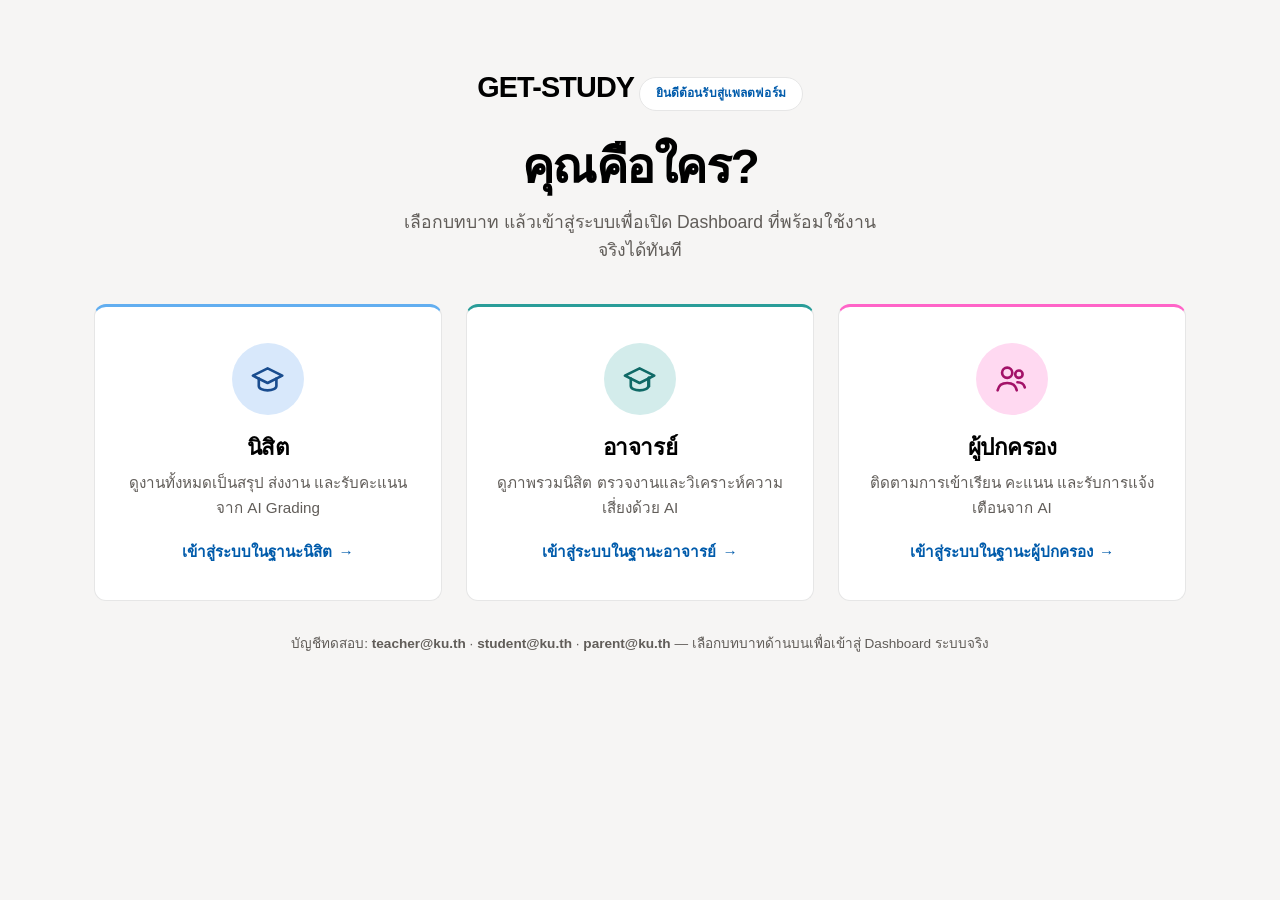
<file: login.html>
<!DOCTYPE html>
<html lang="th">
<head>
  <meta charset="UTF-8" />
  <meta name="viewport" content="width=device-width, initial-scale=1.0" />
  <meta
    name="description"
    content="เข้าสู่ระบบ GET-STUDY — AI Learning Platform สำหรับนิสิต อาจารย์ และผู้ปกครอง"
  />
  <title>เข้าสู่ระบบ — GET-STUDY</title>
  <link
    rel="icon"
    href="data:image/svg+xml,%3Csvg xmlns='http://www.w3.org/2000/svg' viewBox='0 0 32 32'%3E%3Crect width='32' height='32' rx='8' fill='%23005bab'/%3E%3Cpath d='M8 10h16v3H8zM8 15h16v3H8zM8 20h10v3H8z' fill='white'/%3E%3C/svg%3E"
  />
  <link rel="stylesheet" href="styles.css" />
</head>
<body class="login-page">
  <main class="login-card">
    <a href="role.html" class="login-back">← กลับหน้าแรก (เลือกบทบาท)</a>
    <h1 id="login-title">เข้าสู่ระบบ</h1>
    <p class="login-lead" id="login-lead">กรอกอีเมลของคุณเพื่อเข้าใช้งานเว็บไซต์</p>

    <form class="login-form" id="login-form" novalidate>
      <div class="login-field">
        <label for="login-email">อีเมล</label>
        <input
          id="login-email"
          name="email"
          type="email"
          autocomplete="email"
          placeholder="name@ku.th"
          maxlength="254"
          required
        />
      </div>
      <p class="login-error" id="login-error" role="alert"></p>
      <button type="submit" class="btn btn-primary btn-lg">เข้าสู่ระบบ</button>
    </form>

    <p class="login-hint">แนะนำใช้อีเมล @ku.th เพื่อสิทธิประโยชน์ครบถ้วน</p>
    <p class="login-demo">บัญชีทดสอบ: <strong>teacher@ku.th</strong> · <strong>student@ku.th</strong> · <strong>parent@ku.th</strong></p>
    <p class="login-footnote">
      เวอร์ชันนี้เป็นการเข้าสู่ระบบแบบจำลอง ระบบรหัสผ่านจริงกับ
      Microsoft Teams และ Google Classroom จะมาในเวอร์ชันถัดไป
    </p>
  </main>

  <script src="auth.js"></script>
</body>
</html>
</file>
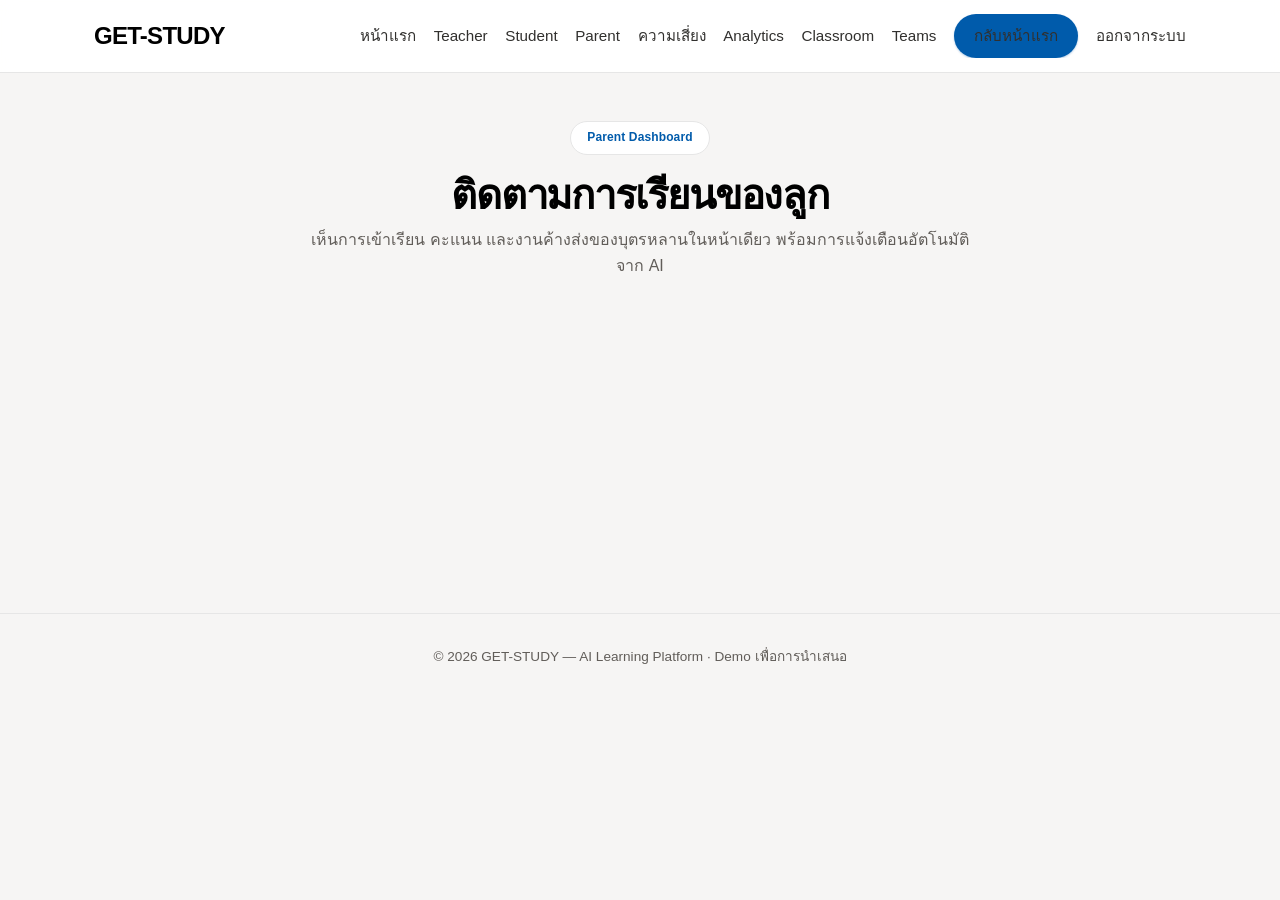
<file: parent.html>
<!DOCTYPE html>
<html lang="th">
<head>
  <meta charset="UTF-8" />
  <meta name="viewport" content="width=device-width, initial-scale=1.0" />
  <meta
    name="description"
    content="Parent Dashboard — GET-STUDY ติดตามการเข้าเรียน คะแนน และรับการแจ้งเตือนจาก AI ของบุตรหลาน"
  />
  <title>Parent Dashboard — GET-STUDY</title>
  <link
    rel="icon"
    href="data:image/svg+xml,%3Csvg xmlns='http://www.w3.org/2000/svg' viewBox='0 0 32 32'%3E%3Crect width='32' height='32' rx='8' fill='%23005bab'/%3E%3Cpath d='M8 10h16v3H8zM8 15h16v3H8zM8 20h10v3H8z' fill='white'/%3E%3C/svg%3E"
  />
  <link rel="stylesheet" href="styles.css" />
</head>
<body class="dashboard-page">
  <header class="site-header demo-nav">
    <div class="container header-inner">
      <a href="index.html" class="brand">GET-STUDY</a>
      <nav aria-label="เมนูหลัก">
        <ul class="nav-links">
          <li><a href="index.html">หน้าแรก</a></li>
          <li><a href="teacher.html">Teacher</a></li>
          <li><a href="student.html">Student</a></li>
          <li><a href="parent.html" aria-current="page">Parent</a></li>
          <li><a href="risk.html">ความเสี่ยง</a></li>
          <li><a href="analytics.html">Analytics</a></li>
          <li><a href="classroom.html">Classroom</a></li>
          <li><a href="teams.html">Teams</a></li>
          <li><a href="role.html" class="btn btn-primary btn-sm nav-btn">กลับหน้าแรก</a></li>
          <li><a href="#" onclick="logout(); return false;">ออกจากระบบ</a></li>
        </ul>
      </nav>
    </div>
  </header>

  <main class="container main-demo">
    <section class="page-head">
      <span class="eyebrow">Parent Dashboard</span>
      <h1>ติดตามการเรียนของลูก</h1>
      <p class="page-lead">เห็นการเข้าเรียน คะแนน และงานค้างส่งของบุตรหลานในหน้าเดียว พร้อมการแจ้งเตือนอัตโนมัติจาก AI</p>
    </section>
    <div id="app"></div>
  </main>

  <footer class="demo-footer">
    <p>© 2026 GET-STUDY — AI Learning Platform · Demo เพื่อการนำเสนอ</p>
  </footer>

  <script src="auth.js"></script>
  <script src="data.js"></script>
  <script src="demo.js"></script>
  <script>
    document.getElementById("app").innerHTML = renderParentPage();
  </script>
</body>
</html>
</file>
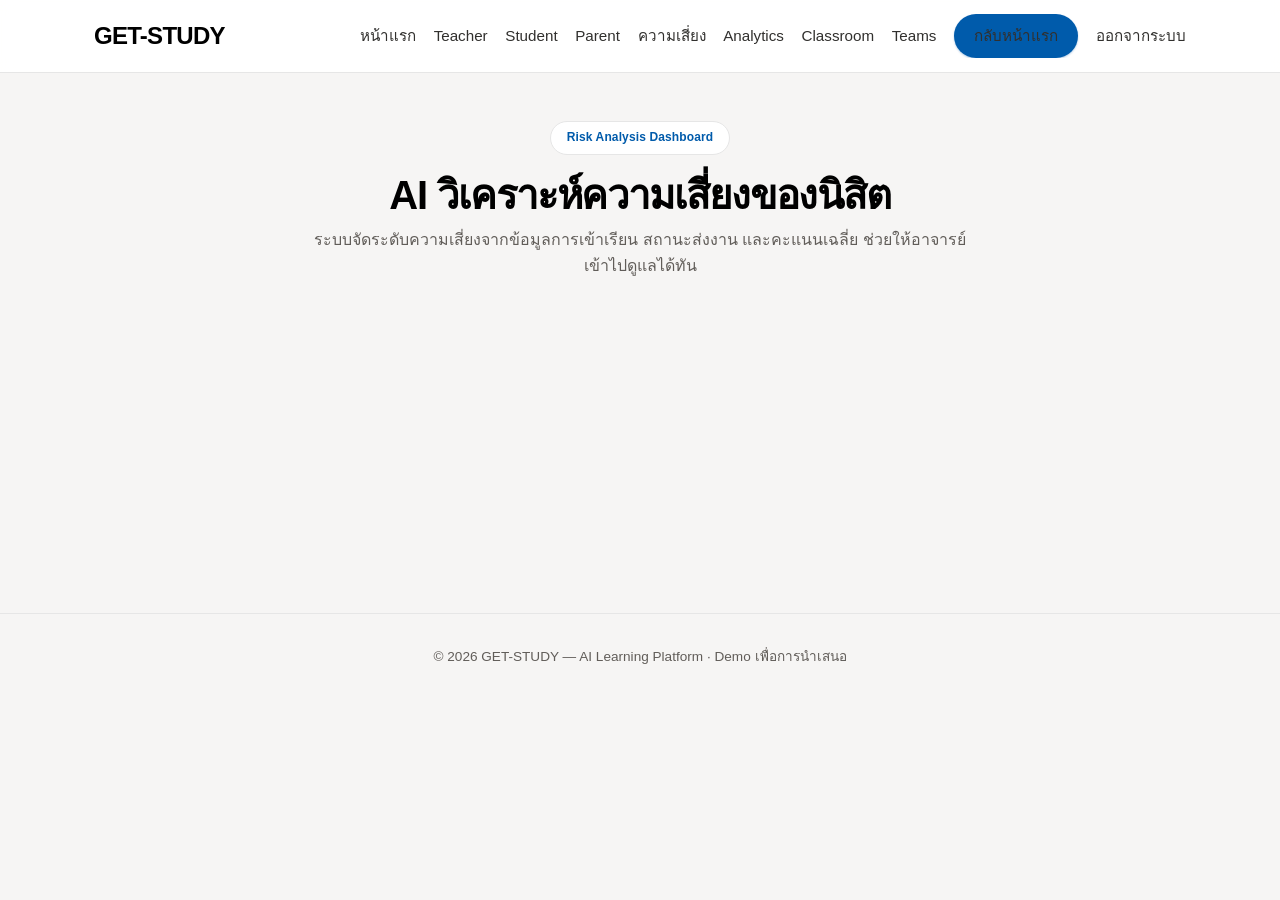
<file: risk.html>
<!DOCTYPE html>
<html lang="th">
<head>
  <meta charset="UTF-8" />
  <meta name="viewport" content="width=device-width, initial-scale=1.0" />
  <meta
    name="description"
    content="Risk Analysis — GET-STUDY ระบบ AI วิเคราะห์ความเสี่ยงของนิสิต Low / Medium / High Risk"
  />
  <title>Risk Analysis — GET-STUDY</title>
  <link
    rel="icon"
    href="data:image/svg+xml,%3Csvg xmlns='http://www.w3.org/2000/svg' viewBox='0 0 32 32'%3E%3Crect width='32' height='32' rx='8' fill='%23005bab'/%3E%3Cpath d='M8 10h16v3H8zM8 15h16v3H8zM8 20h10v3H8z' fill='white'/%3E%3C/svg%3E"
  />
  <link rel="stylesheet" href="styles.css" />
</head>
<body class="dashboard-page">
  <header class="site-header demo-nav">
    <div class="container header-inner">
      <a href="index.html" class="brand">GET-STUDY</a>
      <nav aria-label="เมนูหลัก">
        <ul class="nav-links">
          <li><a href="index.html">หน้าแรก</a></li>
          <li><a href="teacher.html">Teacher</a></li>
          <li><a href="student.html">Student</a></li>
          <li><a href="parent.html">Parent</a></li>
          <li><a href="risk.html" aria-current="page">ความเสี่ยง</a></li>
          <li><a href="analytics.html">Analytics</a></li>
          <li><a href="classroom.html">Classroom</a></li>
          <li><a href="teams.html">Teams</a></li>
          <li><a href="role.html" class="btn btn-primary btn-sm nav-btn">กลับหน้าแรก</a></li>
          <li><a href="#" onclick="logout(); return false;">ออกจากระบบ</a></li>
        </ul>
      </nav>
    </div>
  </header>

  <main class="container main-demo">
    <section class="page-head">
      <span class="eyebrow">Risk Analysis Dashboard</span>
      <h1>AI วิเคราะห์ความเสี่ยงของนิสิต</h1>
      <p class="page-lead">ระบบจัดระดับความเสี่ยงจากข้อมูลการเข้าเรียน สถานะส่งงาน และคะแนนเฉลี่ย ช่วยให้อาจารย์เข้าไปดูแลได้ทัน</p>
    </section>
    <div id="app"></div>
  </main>

  <footer class="demo-footer">
    <p>© 2026 GET-STUDY — AI Learning Platform · Demo เพื่อการนำเสนอ</p>
  </footer>

  <script src="auth.js"></script>
  <script src="data.js"></script>
  <script src="demo.js"></script>
  <script>
    function renderDbRisk(db, summary) {
      const parts = [
        { label: "Low Risk", value: summary.counts.low, color: "#1aae39" },
        { label: "Medium Risk", value: summary.counts.medium, color: "#f5c518" },
        { label: "High Risk", value: summary.counts.high, color: "#e5484d" }
      ];
      var rows = summary.list
        .filter(function (item) {
          return item.risk.level === "high" || item.risk.level === "medium";
        })
        .map(function (item) {
          var r = item.risk;
          var overduePct = Math.min(100, r.overdueCount * 25);
          return (
            "<tr><td><strong>" + esc(item.student.name) + "</strong></td>" +
            "<td>" + riskBadge(r.level) + "</td>" +
            '<td><div class="mini-row"><span>เข้าเรียน</span>' + barRow("", r.attendancePct + "%", r.attendancePct, r.level === "high" ? "fill-danger" : r.level === "medium" ? "fill-warn" : "") + "</div>" +
            '<div class="mini-row"><span>ค้างส่ง</span>' + barRow("", r.overdueCount + " งาน", overduePct, r.level === "high" ? "fill-danger" : r.level === "medium" ? "fill-warn" : "") + "</div>" +
            '<div class="mini-row"><span>คะแนน</span>' + barRow("", r.avgScore + "/100", r.avgScore, r.level === "high" ? "fill-danger" : r.level === "medium" ? "fill-warn" : "") + "</div></td></tr>"
          );
        })
        .join("");
      var share = summary.total ? Math.round((summary.counts.high / summary.total) * 100) : 0;
      return (
        '<section class="stats-card dash-stats">' +
        statCard('<span class="risk-dot risk-low"></span>', "Low Risk", summary.counts.low, "เรียนปกติ", "tint-teal") +
        statCard('<span class="risk-dot risk-medium"></span>', "Medium Risk", summary.counts.medium, "ต้องติดตาม", "tint-orange") +
        statCard('<span class="risk-dot risk-high"></span>', "High Risk", summary.counts.high, "ต้องดูแลเร่งด่วน", "tint-pink") +
        "</section>" +
        '<p class="demo-tip">AI วิเคราะห์จากข้อมูลจริงในระบบ: คะแนนเฉลี่ย สถานะการส่งงาน และการเข้าเรียน</p>' +
        '<div class="chart-grid"><div class="chart-card"><h2>สัดส่วนความเสี่ยงของนิสิต ' + summary.total + " คน</h2>" +
        '<div class="donut-wrap">' + donut(parts, 200, share + "%", "อยู่ในกลุ่มเสี่ยง") + "</div>" +
        "<div class=\"legend\">" + legend(parts) + "</div></div>" +
        '<div class="chart-card"><h2>เกณฑ์การวิเคราะห์</h2>' +
        '<div class="criteria"><h3>เข้าเรียน</h3>' + barRow("≥ 85%", "ปกติ", 85) +
        barRow("70 – 84%", "เสี่ยงปานกลาง", 70, "fill-warn") +
        barRow("< 70%", "เสี่ยงสูง", 40, "fill-danger") + "</div>" +
        '<div class="criteria"><h3>งานค้างส่ง + คะแนน</h3>' +
        '<p class="muted">ค้างส่ง 2 งานขึ้นไป และคะแนนเฉลี่ยต่ำกว่า 60 จะถูกจัดเป็น High Risk</p></div>' +
        "</div></div>" +
        '<div class="dash-panel"><div class="panel-head"><h2>รายชื่อนิสิตที่ต้องเฝ้าระวัง</h2><a class="btn btn-primary btn-sm" href="analytics.html">ดู Analytics</a></div>' +
        '<div class="table-wrap"><table class="dash-table"><thead><tr><th>ชื่อ</th><th>ระดับ</th><th style="min-width:300px">องค์ประกอบ</th></tr></thead>' +
        "<tbody>" + rows + "</tbody></table></div></div>"
      );
    }

    var db = findAll();
    var summary = db && db.courses.length ? riskSummary(db) : null;
    document.getElementById("app").innerHTML =
      summary && summary.total ? renderDbRisk(db, summary) : renderRiskPage();
  </script>
</body>
</html>
</file>
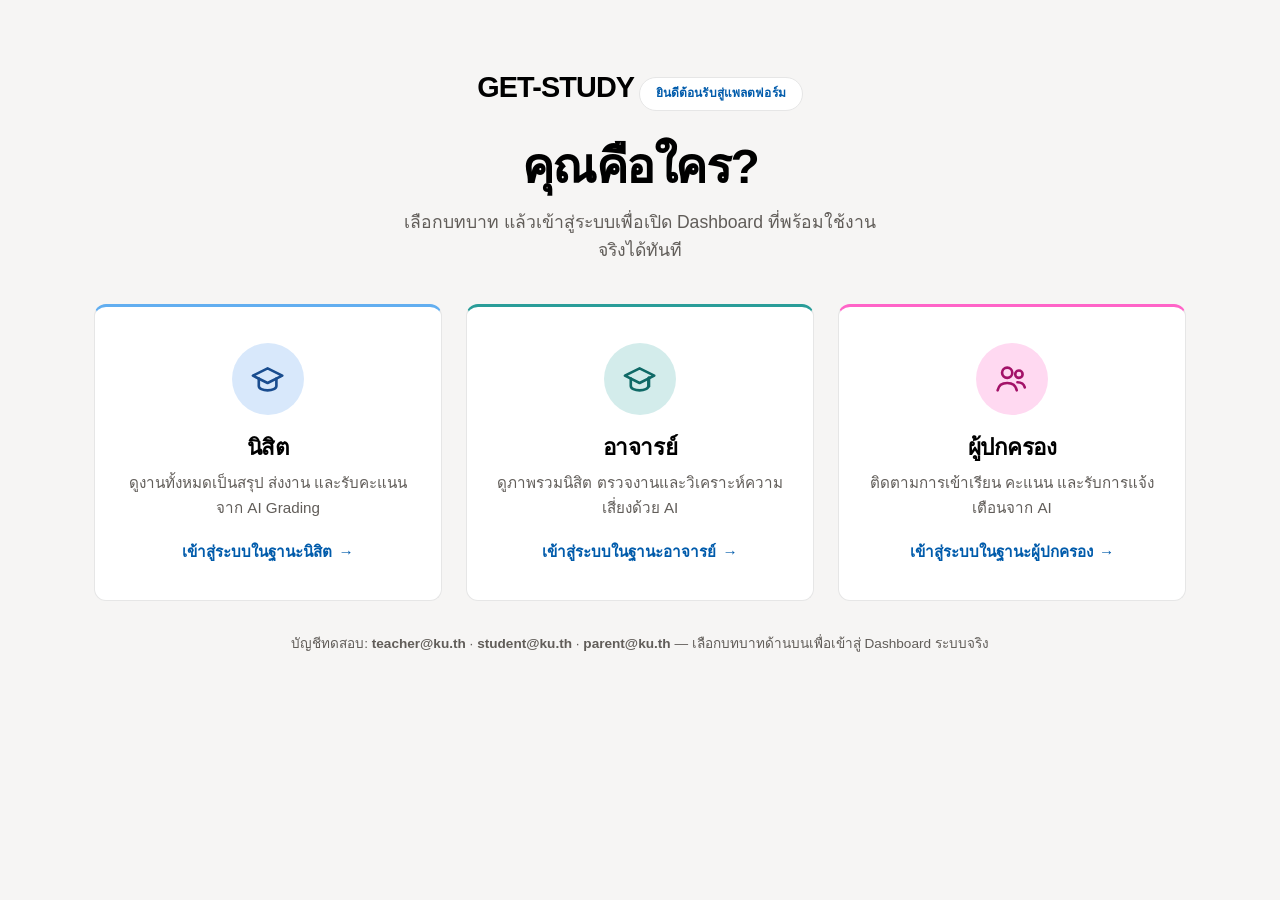
<file: role.html>
<!DOCTYPE html>
<html lang="th">
<head>
  <meta charset="UTF-8" />
  <meta name="viewport" content="width=device-width, initial-scale=1.0" />
  <meta
    name="description"
    content="เลือกบทบาทของคุณเพื่อทดลองใช้งาน GET-STUDY — AI Learning Platform สำหรับนิสิต อาจารย์ และผู้ปกครอง"
  />
  <title>เลือกบทบาท — GET-STUDY</title>
  <link
    rel="icon"
    href="data:image/svg+xml,%3Csvg xmlns='http://www.w3.org/2000/svg' viewBox='0 0 32 32'%3E%3Crect width='32' height='32' rx='8' fill='%23005bab'/%3E%3Cpath d='M8 10h16v3H8zM8 15h16v3H8zM8 20h10v3H8z' fill='white'/%3E%3C/svg%3E"
  />
  <link rel="stylesheet" href="styles.css" />
</head>
<body class="role-page">
  <main>
    <div class="role-head container">
      <a href="index.html" class="brand">GET-STUDY</a>
      <span class="eyebrow">ยินดีต้อนรับสู่แพลตฟอร์ม</span>
      <h1>คุณคือใคร?</h1>
      <p class="role-lead">เลือกบทบาท แล้วเข้าสู่ระบบเพื่อเปิด Dashboard ที่พร้อมใช้งานจริงได้ทันที</p>
    </div>

    <div class="role-grid container">
      <a class="role-card" href="login.html?role=student">
        <span class="role-icon">
          <svg viewBox="0 0 24 24" fill="none" stroke="currentColor" stroke-width="1.8" stroke-linecap="round" stroke-linejoin="round">
            <path d="M22 10L12 5 2 10l10 5 10-5z" />
            <path d="M6 12v5c0 1.7 2.7 3 6 3s6-1.3 6-3v-5" />
          </svg>
        </span>
        <h2>นิสิต</h2>
        <p>ดูงานทั้งหมดเป็นสรุป ส่งงาน และรับคะแนนจาก AI Grading</p>
        <span class="role-link">เข้าสู่ระบบในฐานะนิสิต</span>
      </a>

      <a class="role-card" href="login.html?role=teacher">
        <span class="role-icon">
          <svg viewBox="0 0 24 24" fill="none" stroke="currentColor" stroke-width="1.8" stroke-linecap="round" stroke-linejoin="round">
            <path d="M22 10L12 5 2 10l10 5 10-5z" />
            <path d="M6 12v5c0 1.7 2.7 3 6 3s6-1.3 6-3v-5" />
            <path d="M18.4 11.24v6.06" />
          </svg>
        </span>
        <h2>อาจารย์</h2>
        <p>ดูภาพรวมนิสิต ตรวจงานและวิเคราะห์ความเสี่ยงด้วย AI</p>
        <span class="role-link">เข้าสู่ระบบในฐานะอาจารย์</span>
      </a>

      <a class="role-card" href="login.html?role=parent">
        <span class="role-icon">
          <svg viewBox="0 0 24 24" fill="none" stroke="currentColor" stroke-width="1.8" stroke-linecap="round" stroke-linejoin="round">
            <circle cx="9" cy="8" r="3.5" />
            <path d="M2.5 20c.6-3.2 3.1-5 6.5-5s5.9 1.8 6.5 5" />
            <circle cx="17" cy="9" r="2.5" />
            <path d="M16 14.5c2.6 0 4.4 1.3 5 3.5" />
          </svg>
        </span>
        <h2>ผู้ปกครอง</h2>
        <p>ติดตามการเข้าเรียน คะแนน และรับการแจ้งเตือนจาก AI</p>
        <span class="role-link">เข้าสู่ระบบในฐานะผู้ปกครอง</span>
      </a>
    </div>

    <p class="role-note">บัญชีทดสอบ: <strong>teacher@ku.th</strong> · <strong>student@ku.th</strong> · <strong>parent@ku.th</strong> — เลือกบทบาทด้านบนเพื่อเข้าสู่ Dashboard ระบบจริง</p>
  </main>
</body>
</html>
</file>
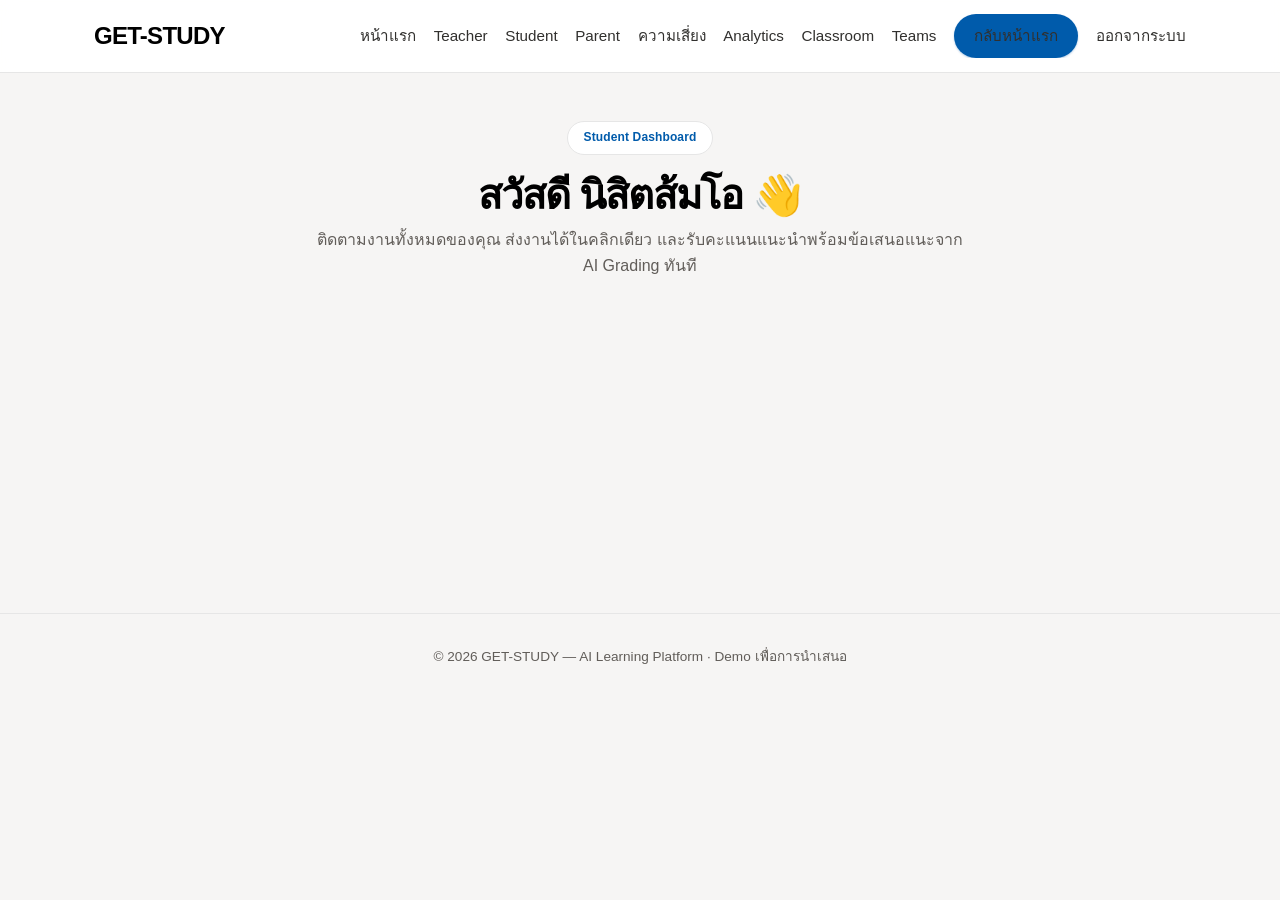
<file: student.html>
<!DOCTYPE html>
<html lang="th">
<head>
  <meta charset="UTF-8" />
  <meta name="viewport" content="width=device-width, initial-scale=1.0" />
  <meta
    name="description"
    content="Student Dashboard — GET-STUDY ดูงานทั้งหมด ส่งงานและรับคะแนนจาก AI Grading ได้ทันที"
  />
  <title>Student Dashboard — GET-STUDY</title>
  <link
    rel="icon"
    href="data:image/svg+xml,%3Csvg xmlns='http://www.w3.org/2000/svg' viewBox='0 0 32 32'%3E%3Crect width='32' height='32' rx='8' fill='%23005bab'/%3E%3Cpath d='M8 10h16v3H8zM8 15h16v3H8zM8 20h10v3H8z' fill='white'/%3E%3C/svg%3E"
  />
  <link rel="stylesheet" href="styles.css" />
</head>
<body class="dashboard-page">
  <header class="site-header demo-nav">
    <div class="container header-inner">
      <a href="index.html" class="brand">GET-STUDY</a>
      <nav aria-label="เมนูหลัก">
        <ul class="nav-links">
          <li><a href="index.html">หน้าแรก</a></li>
          <li><a href="teacher.html">Teacher</a></li>
          <li><a href="student.html" aria-current="page">Student</a></li>
          <li><a href="parent.html">Parent</a></li>
          <li><a href="risk.html">ความเสี่ยง</a></li>
          <li><a href="analytics.html">Analytics</a></li>
          <li><a href="classroom.html">Classroom</a></li>
          <li><a href="teams.html">Teams</a></li>
          <li><a href="role.html" class="btn btn-primary btn-sm nav-btn">กลับหน้าแรก</a></li>
          <li><a href="#" onclick="logout(); return false;">ออกจากระบบ</a></li>
        </ul>
      </nav>
    </div>
  </header>

  <main class="container main-demo">
    <section class="page-head">
      <span class="eyebrow">Student Dashboard</span>
      <h1>สวัสดี นิสิตส้มโอ 👋</h1>
      <p class="page-lead">ติดตามงานทั้งหมดของคุณ ส่งงานได้ในคลิกเดียว และรับคะแนนแนะนำพร้อมข้อเสนอแนะจาก AI Grading ทันที</p>
    </section>
    <div id="app"></div>
  </main>

  <footer class="demo-footer">
    <p>© 2026 GET-STUDY — AI Learning Platform · Demo เพื่อการนำเสนอ</p>
  </footer>

  <script src="auth.js"></script>
  <script src="data.js"></script>
  <script src="demo.js"></script>
  <script>
    const app = document.getElementById("app");
    app.innerHTML = renderStudentPage();
    initStudentDemo();
  </script>
</body>
</html>
</file>
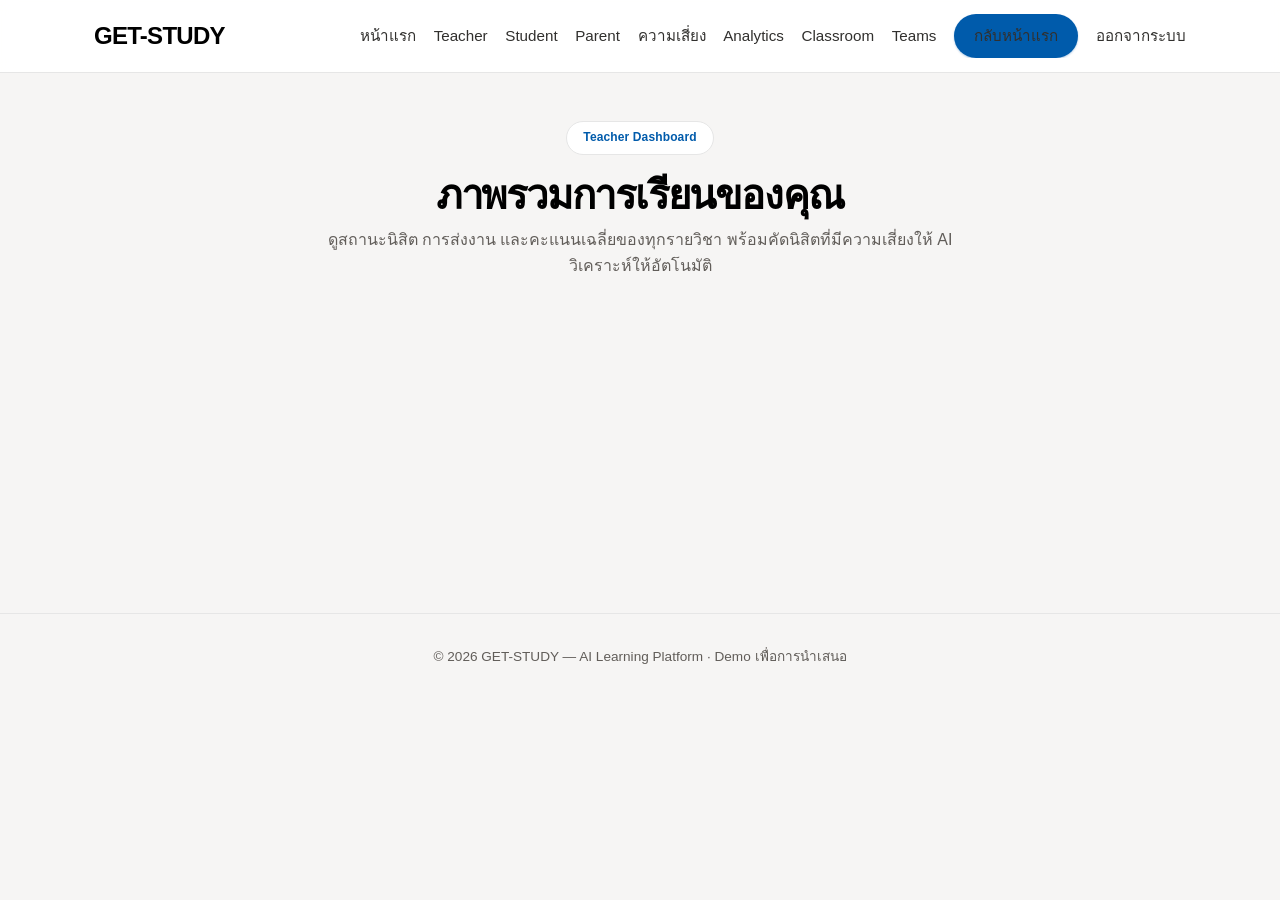
<file: teacher.html>
<!DOCTYPE html>
<html lang="th">
<head>
  <meta charset="UTF-8" />
  <meta name="viewport" content="width=device-width, initial-scale=1.0" />
  <meta
    name="description"
    content="Teacher Dashboard — GET-STUDY AI Learning Platform ตัวอย่างภาพรวมการเรียนสำหรับอาจารย์"
  />
  <title>Teacher Dashboard — GET-STUDY</title>
  <link
    rel="icon"
    href="data:image/svg+xml,%3Csvg xmlns='http://www.w3.org/2000/svg' viewBox='0 0 32 32'%3E%3Crect width='32' height='32' rx='8' fill='%23005bab'/%3E%3Cpath d='M8 10h16v3H8zM8 15h16v3H8zM8 20h10v3H8z' fill='white'/%3E%3C/svg%3E"
  />
  <link rel="stylesheet" href="styles.css" />
</head>
<body class="dashboard-page">
  <header class="site-header demo-nav">
    <div class="container header-inner">
      <a href="index.html" class="brand">GET-STUDY</a>
      <nav aria-label="เมนูหลัก">
        <ul class="nav-links">
          <li><a href="index.html">หน้าแรก</a></li>
          <li><a href="teacher.html" aria-current="page">Teacher</a></li>
          <li><a href="student.html">Student</a></li>
          <li><a href="parent.html">Parent</a></li>
          <li><a href="risk.html">ความเสี่ยง</a></li>
          <li><a href="analytics.html">Analytics</a></li>
          <li><a href="classroom.html">Classroom</a></li>
          <li><a href="teams.html">Teams</a></li>
          <li><a href="role.html" class="btn btn-primary btn-sm nav-btn">กลับหน้าแรก</a></li>
          <li><a href="#" onclick="logout(); return false;">ออกจากระบบ</a></li>
        </ul>
      </nav>
    </div>
  </header>

  <main class="container main-demo">
    <section class="page-head">
      <span class="eyebrow">Teacher Dashboard</span>
      <h1>ภาพรวมการเรียนของคุณ</h1>
      <p class="page-lead">ดูสถานะนิสิต การส่งงาน และคะแนนเฉลี่ยของทุกรายวิชา พร้อมคัดนิสิตที่มีความเสี่ยงให้ AI วิเคราะห์ให้อัตโนมัติ</p>
    </section>
    <div id="app"></div>
  </main>

  <footer class="demo-footer">
    <p>© 2026 GET-STUDY — AI Learning Platform · Demo เพื่อการนำเสนอ</p>
  </footer>

  <script src="auth.js"></script>
  <script src="data.js"></script>
  <script src="demo.js"></script>
  <script>
    document.getElementById("app").innerHTML = renderTeacherPage();
  </script>
</body>
</html>
</file>
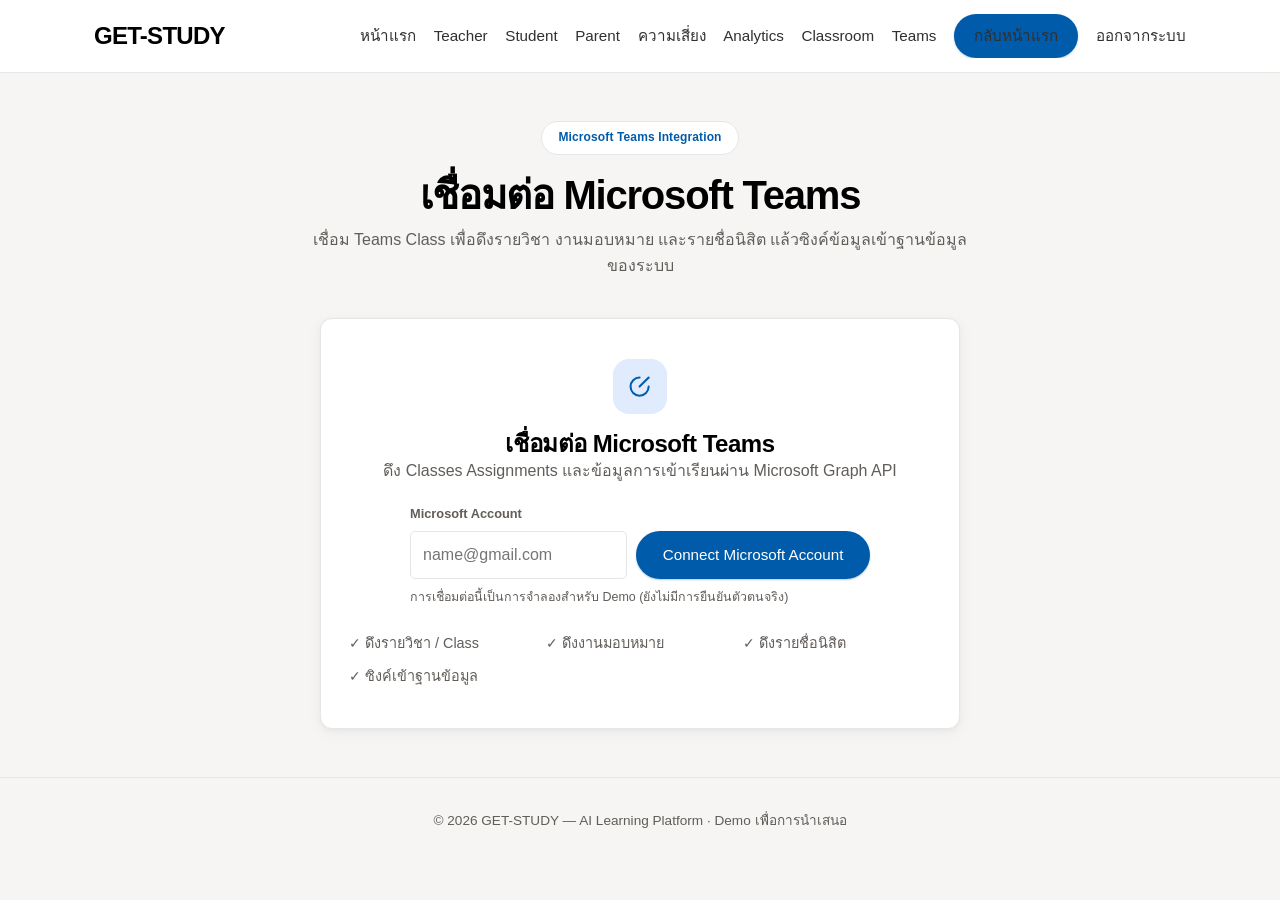
<file: teams.html>
<!DOCTYPE html>
<html lang="th">
<head>
  <meta charset="UTF-8" />
  <meta name="viewport" content="width=device-width, initial-scale=1.0" />
  <meta
    name="description"
    content="Microsoft Teams Integration — GET-STUDY เชื่อม Teams Class ดึงรายวิชา งาน และรายชื่อนิสิตแล้วซิงค์เข้าฐานข้อมูล"
  />
  <title>Microsoft Teams — GET-STUDY</title>
  <link
    rel="icon"
    href="data:image/svg+xml,%3Csvg xmlns='http://www.w3.org/2000/svg' viewBox='0 0 32 32'%3E%3Crect width='32' height='32' rx='8' fill='%23005bab'/%3E%3Cpath d='M8 10h16v3H8zM8 15h16v3H8zM8 20h10v3H8z' fill='white'/%3E%3C/svg%3E"
  />
  <link rel="stylesheet" href="styles.css" />
</head>
<body class="dashboard-page">
  <header class="site-header demo-nav">
    <div class="container header-inner">
      <a href="index.html" class="brand">GET-STUDY</a>
      <nav aria-label="เมนูหลัก">
        <ul class="nav-links">
          <li><a href="index.html">หน้าแรก</a></li>
          <li><a href="teacher.html">Teacher</a></li>
          <li><a href="student.html">Student</a></li>
          <li><a href="parent.html">Parent</a></li>
          <li><a href="risk.html">ความเสี่ยง</a></li>
          <li><a href="analytics.html">Analytics</a></li>
          <li><a href="classroom.html">Classroom</a></li>
          <li><a href="teams.html" aria-current="page">Teams</a></li>
          <li><a href="role.html" class="btn btn-primary btn-sm nav-btn">กลับหน้าแรก</a></li>
          <li><a href="#" onclick="logout(); return false;">ออกจากระบบ</a></li>
        </ul>
      </nav>
    </div>
  </header>

  <main class="container main-demo">
    <section class="page-head">
      <span class="eyebrow">Microsoft Teams Integration</span>
      <h1>เชื่อมต่อ Microsoft Teams</h1>
      <p class="page-lead">เชื่อม Teams Class เพื่อดึงรายวิชา งานมอบหมาย และรายชื่อนิสิต แล้วซิงค์ข้อมูลเข้าฐานข้อมูลของระบบ</p>
    </section>
    <div id="conn"></div>
  </main>

  <footer class="demo-footer">
    <p>© 2026 GET-STUDY — AI Learning Platform · Demo เพื่อการนำเสนอ</p>
  </footer>

  <script src="auth.js"></script>
  <script src="data.js"></script>
  <script src="sync.js"></script>
  <script>
    const mount = document.getElementById("conn");
    mount.innerHTML = renderConnectorPage(CONNECTOR_CONFIG.microsoft);
    initConnector(CONNECTOR_CONFIG.microsoft, "conn");
  </script>
</body>
</html>
</file>
<file: styles.css>
:root {
  --primary: #0075de;
  --primary-active: #005bab;
  --primary-soft: #e5effa;
  --secondary: #213183;
  --canvas: #ffffff;
  --canvas-soft: #f6f5f4;
  --surface: #ffffff;
  --ink: #000000;
  --ink-secondary: #31302e;
  --ink-muted: #615d59;
  --ink-faint: #a39e98;
  --hairline: #e6e6e6;
  --accent-sky: #62aef0;
  --accent-purple: #d6b6f6;
  --accent-pink: #ff64c8;
  --accent-orange: #dd5b00;
  --accent-teal: #2a9d99;
  --accent-green: #1aae39;
  --radius-xs: 4px;
  --radius-sm: 5px;
  --radius-md: 8px;
  --radius-lg: 12px;
  --radius-xl: 16px;
  --radius-full: 9999px;
  --shadow-1: 0 0.175px 1.041px rgba(0, 0, 0, 0.01), 0 0.8px 2.925px rgba(0, 0, 0, 0.02),
    0 2.025px 7.847px rgba(0, 0, 0, 0.03), 0 4px 18px rgba(0, 0, 0, 0.04);
  --shadow-2: 0 0.175px 1.041px rgba(0, 0, 0, 0.01), 0 0.8px 2.925px rgba(0, 0, 0, 0.02),
    0 2.025px 7.847px rgba(0, 0, 0, 0.03), 0 4px 18px rgba(0, 0, 0, 0.04),
    0 23px 52px rgba(0, 0, 0, 0.05);
  --header-height: 4.5rem;
  font-family:
    -apple-system,
    BlinkMacSystemFont,
    "Segoe UI",
    "Leelawadee UI",
    "Noto Sans Thai",
    "Inter",
    "Tahoma",
    sans-serif;
}

* {
  margin: 0;
  padding: 0;
  box-sizing: border-box;
}

html {
  scroll-behavior: smooth;
}

body {
  color: var(--ink);
  background: var(--canvas-soft);
  line-height: 1.6;
  font-size: 1rem;
  font-variant-numeric: lining-nums;
}

h1,
h2,
h3,
h4 {
  line-height: 1.2;
  font-weight: 700;
  letter-spacing: -0.02em;
  text-wrap: balance;
}

h1 {
  letter-spacing: -0.03em;
}

p {
  text-wrap: pretty;
  font-weight: 400;
}

a {
  color: var(--primary-active);
  text-decoration: none;
}

a:hover {
  color: var(--primary);
}

a:focus-visible,
button:focus-visible,
input:focus-visible,
[tabindex]:focus-visible {
  outline: 3px solid var(--primary-active);
  outline-offset: 3px;
  border-radius: var(--radius-md);
}

::selection {
  background: var(--primary-soft);
  color: var(--ink);
}

img,
svg {
  display: block;
  max-width: 100%;
}

main:focus {
  outline: none;
}

.container {
  width: 100%;
  max-width: 1140px;
  margin-inline: auto;
  padding-inline: 1.5rem;
}

.skip-link {
  position: absolute;
  top: 0.75rem;
  left: 0.75rem;
  z-index: 100;
  background: var(--primary-active);
  color: var(--canvas);
  font-weight: 600;
  padding: 0.65rem 1.2rem;
  border-radius: var(--radius-full);
  transform: translateY(-200%);
  transition: transform 0.2s;
}

.skip-link:focus-visible {
  transform: translateY(0);
  outline-color: var(--primary-active);
}

.brand {
  font-size: 1.5rem;
  font-weight: 700;
  color: var(--ink);
  letter-spacing: -0.03em;
}

.brand:hover {
  color: var(--ink);
}

.btn {
  display: inline-flex;
  align-items: center;
  justify-content: center;
  gap: 0.5rem;
  padding: 0.75rem 1.6rem;
  min-height: 48px;
  border-radius: var(--radius-full);
  font-weight: 500;
  font-size: 0.95rem;
  border: 1px solid transparent;
  cursor: pointer;
  transition: background 0.15s, color 0.15s, box-shadow 0.15s, transform 0.15s;
}

.btn:active {
  transform: scale(0.9);
}

.btn-primary {
  background: var(--primary-active);
  color: var(--canvas);
  box-shadow: 0 1px 2px rgba(0, 91, 171, 0.3);
}

.btn-primary:hover {
  background: #004a94;
  color: var(--canvas);
  transform: translateY(-1px);
}

.btn-secondary {
  background: var(--surface);
  color: var(--ink-secondary);
  border-color: var(--hairline);
  box-shadow: var(--shadow-1);
}

.btn-secondary:hover {
  background: var(--canvas-soft);
  color: var(--ink);
}

.btn-light {
  background: var(--surface);
  color: var(--ink);
  box-shadow: var(--shadow-1);
}

.btn-light:hover {
  background: var(--canvas-soft);
}

.btn-sm {
  padding: 0.55rem 1.2rem;
  min-height: 40px;
  font-size: 0.85rem;
}

.btn-lg {
  padding: 0.9rem 2.2rem;
  min-height: 56px;
  font-size: 1.05rem;
}

.site-header {
  position: sticky;
  top: 0;
  z-index: 50;
  background: rgba(255, 255, 255, 0.92);
  backdrop-filter: blur(8px);
  border-bottom: 1px solid var(--hairline);
}

.header-inner {
  display: flex;
  align-items: center;
  justify-content: space-between;
  gap: 1rem;
  min-height: var(--header-height);
  padding-block: 0.85rem;
}

.nav-links {
  display: flex;
  align-items: center;
  gap: 2rem;
  list-style: none;
}

.nav-links a {
  color: var(--ink-secondary);
  font-weight: 500;
  font-size: 0.95rem;
  transition: color 0.15s;
}

.nav-links a:hover {
  color: var(--primary);
}

.section {
  padding-block: 5rem;
  scroll-margin-top: calc(var(--header-height) + 1rem);
}

.section-head {
  text-align: center;
  max-width: 640px;
  margin-inline: auto;
  margin-bottom: 3.25rem;
}

.eyebrow {
  display: inline-block;
  background: var(--surface);
  border: 1px solid var(--hairline);
  color: var(--primary-active);
  font-weight: 600;
  font-size: 0.75rem;
  letter-spacing: 0.125px;
  padding: 0.4rem 1rem;
  border-radius: var(--radius-full);
  margin-bottom: 1rem;
}

.section-head h2 {
  font-size: clamp(1.75rem, 3.5vw, 2.5rem);
  color: var(--ink);
  margin-bottom: 0.75rem;
}

.section-sub {
  color: var(--ink-muted);
  font-size: 1.08rem;
}

.hero {
  position: relative;
  overflow: hidden;
  background: linear-gradient(180deg, var(--secondary), #1b2a6b);
  color: var(--canvas);
  padding-block: 4.5rem 5.5rem;
  scroll-margin-top: calc(var(--header-height) + 1rem);
}

.hero::before {
  content: "";
  position: absolute;
  inset: 0;
  background-image:
    radial-gradient(var(--accent-sky) 1.5px, transparent 1.5px),
    radial-gradient(var(--accent-purple) 1.5px, transparent 1.5px),
    radial-gradient(var(--accent-pink) 1.5px, transparent 1.5px),
    radial-gradient(var(--accent-teal) 1.5px, transparent 1.5px),
    radial-gradient(var(--accent-orange) 1.5px, transparent 1.5px);
  background-position:
    10% 20%,
    25% 60%,
    70% 25%,
    85% 70%,
    45% 85%;
  background-size: 40px 40px;
  opacity: 0.5;
  pointer-events: none;
}

.hero-inner {
  position: relative;
  display: grid;
  grid-template-columns: 1.1fr 0.9fr;
  align-items: center;
  gap: 3rem;
}

.badge {
  display: inline-flex;
  align-items: center;
  gap: 0.5rem;
  background: rgba(255, 255, 255, 0.1);
  border: 1px solid rgba(255, 255, 255, 0.25);
  color: var(--canvas);
  font-weight: 600;
  font-size: 0.8rem;
  padding: 0.4rem 1rem;
  border-radius: var(--radius-full);
  margin-bottom: 1.5rem;
}

.hero h1 {
  font-size: clamp(2.4rem, 5.4vw, 3.6rem);
  color: var(--canvas);
  margin-bottom: 1.25rem;
}

.highlight {
  color: var(--accent-sky);
  position: relative;
  white-space: nowrap;
}

.hero-sub {
  color: rgba(255, 255, 255, 0.85);
  font-size: 1.16rem;
  max-width: 35rem;
  margin-bottom: 2rem;
}

.hero-actions {
  display: flex;
  flex-wrap: wrap;
  gap: 1rem;
}

.hero .btn-secondary {
  background: var(--canvas);
  color: var(--ink-secondary);
  border-color: transparent;
  box-shadow: var(--shadow-2);
}

.hero .btn-secondary:hover {
  background: var(--canvas-soft);
}

.hero-art {
  display: flex;
  justify-content: center;
}

.hero-inner--picker {
  display: block;
  max-width: 58rem;
  margin-inline: auto;
  text-align: center;
}

.hero-sub--center {
  margin-inline: auto;
}

.hero-actions--center {
  justify-content: center;
}

.hero-roles {
  margin-top: 3rem;
  text-align: left;
}

.hero .role-card {
  background: rgba(255, 255, 255, 0.12);
  border: 1px solid rgba(255, 255, 255, 0.24);
  box-shadow: none;
  backdrop-filter: blur(6px);
  -webkit-backdrop-filter: blur(6px);
}

.hero .role-card:hover {
  background: rgba(255, 255, 255, 0.18);
  box-shadow: 0 22px 40px -18px rgba(0, 0, 0, 0.45);
}

.hero .role-card h2 {
  color: var(--canvas);
}

.hero .role-card p {
  color: rgba(255, 255, 255, 0.85);
}

.hero .role-link {
  color: var(--accent-sky);
}

.app-card {
  width: 100%;
  max-width: 410px;
  background: var(--surface);
  border: 1px solid var(--hairline);
  border-radius: var(--radius-xl);
  box-shadow: var(--shadow-2);
  overflow: hidden;
}

.app-card-header {
  display: flex;
  align-items: center;
  justify-content: space-between;
  padding: 1rem 1.25rem;
  border-bottom: 1px solid var(--hairline);
}

.app-card-title {
  font-weight: 600;
}

.app-card-status {
  font-size: 0.75rem;
  font-weight: 600;
  color: #0f7a2a;
  background: #d4efd9;
  padding: 0.22rem 0.65rem;
  border-radius: var(--radius-full);
}

.app-card-body {
  padding: 1.3rem;
  display: flex;
  flex-direction: column;
  gap: 0.8rem;
}

.chat-row {
  display: flex;
}

.chat-in {
  justify-content: flex-start;
}

.chat-out {
  justify-content: flex-end;
}

.chat-bubble {
  max-width: 85%;
  background: var(--surface);
  border: 1px solid var(--hairline);
  border-radius: var(--radius-lg);
  padding: 0.7rem 1rem;
  font-size: 0.9rem;
  color: var(--ink);
}

.chat-bubble-out {
  background: rgba(0, 117, 222, 0.07);
  border-color: transparent;
  color: var(--ink);
}

.app-card-footer {
  display: flex;
  flex-wrap: wrap;
  gap: 0.5rem;
  padding: 1rem 1.25rem;
  border-top: 1px solid var(--hairline);
}

.todo-chip {
  border-radius: var(--radius-full);
  padding: 0.35rem 0.8rem;
  font-size: 0.8rem;
  font-weight: 600;
}

.todo-chip:nth-child(1) {
  background: #d8e8fb;
  color: #1a4d8f;
}

.todo-chip:nth-child(2) {
  background: #d3eceb;
  color: #106a67;
}

.todo-chip:nth-child(3) {
  background: #ffd9f1;
  color: #a31268;
}

.services-grid {
  display: grid;
  grid-template-columns: repeat(4, 1fr);
  gap: 1.5rem;
}

.service-card {
  background: var(--surface);
  border: 1px solid var(--hairline);
  border-radius: var(--radius-lg);
  padding: 1.9rem 1.5rem;
  transition: box-shadow 0.2s, transform 0.2s;
}

.service-card:hover {
  box-shadow: var(--shadow-1);
  transform: translateY(-4px);
}

.service-icon {
  width: 3.4rem;
  height: 3.4rem;
  border-radius: var(--radius-md);
  display: flex;
  align-items: center;
  justify-content: center;
  margin-bottom: 1.3rem;
}

.service-card:nth-child(1) .service-icon {
  background: #d8e8fb;
  color: #1a4d8f;
}

.service-card:nth-child(2) .service-icon {
  background: #eae2fb;
  color: #5b3a9e;
}

.service-card:nth-child(3) .service-icon {
  background: #ffd9f1;
  color: #a31268;
}

.service-card:nth-child(4) .service-icon {
  background: #d3eceb;
  color: #106a67;
}

.service-icon svg {
  width: 1.7rem;
  height: 1.7rem;
}

.service-card h3 {
  font-size: 1.1rem;
  font-weight: 700;
  margin-bottom: 0.6rem;
}

.service-card p {
  color: var(--ink-muted);
  font-size: 0.95rem;
}

.why {
  background: var(--canvas-soft);
}

.why-grid {
  display: grid;
  grid-template-columns: repeat(3, 1fr);
  gap: 1.5rem;
}

.why-card {
  background: var(--surface);
  border: 1px solid var(--hairline);
  border-top: 3px solid var(--accent-sky);
  border-radius: var(--radius-lg);
  padding: 2.1rem 1.8rem;
  transition: box-shadow 0.2s;
}

.why-card:nth-child(2) {
  border-top-color: var(--accent-green);
}

.why-card:nth-child(3) {
  border-top-color: var(--accent-pink);
}

.why-card:hover {
  box-shadow: var(--shadow-1);
}

.why-number {
  display: inline-flex;
  align-items: center;
  justify-content: center;
  width: 2.4rem;
  height: 2.4rem;
  border-radius: var(--radius-full);
  background: var(--primary-soft);
  color: var(--primary-active);
  font-size: 0.9rem;
  font-weight: 700;
  margin-bottom: 1rem;
}

.why-card:nth-child(2) .why-number {
  background: #d4efd9;
  color: #0f7a2a;
}

.why-card:nth-child(3) .why-number {
  background: #ffd9f1;
  color: #a31268;
}

.why-card h3 {
  font-size: 1.25rem;
  margin-bottom: 0.6rem;
}

.why-card p {
  color: var(--ink-muted);
}

.cta {
  padding-block: 2rem 5rem;
}

.cta-box {
  background: var(--surface);
  border: 1px solid var(--hairline);
  border-radius: var(--radius-xl);
  box-shadow: var(--shadow-1);
  text-align: center;
  padding: 4rem 2rem;
  color: var(--ink);
}

.cta-box h2 {
  font-size: clamp(1.7rem, 3.5vw, 2.4rem);
  margin-bottom: 1rem;
}

.cta-box p {
  color: var(--ink-muted);
  font-size: 1.05rem;
  max-width: 560px;
  margin-inline: auto;
  margin-bottom: 2.25rem;
}

.cta-hint {
  margin-bottom: 0 !important;
  font-size: 0.9rem !important;
  color: var(--ink-faint) !important;
}

.cta-box .btn {
  margin-bottom: 1.25rem;
}

.site-footer {
  background: var(--canvas-soft);
  border-top: 1px solid var(--hairline);
  color: var(--ink-muted);
  padding-top: 3.5rem;
}

.footer-inner {
  display: grid;
  grid-template-columns: 2fr 1fr 1fr;
  gap: 2.5rem;
  padding-bottom: 2.5rem;
}

.footer-brand .brand {
  color: var(--ink);
}

.footer-brand p {
  margin-top: 0.75rem;
  font-size: 0.9rem;
  max-width: 280px;
  color: var(--ink-muted);
}

.footer-col h4 {
  color: var(--ink);
  font-size: 0.9rem;
  font-weight: 600;
  margin-bottom: 1rem;
}

.footer-col ul {
  list-style: none;
  display: flex;
  flex-direction: column;
  gap: 0.6rem;
}

.footer-col a {
  color: var(--ink-muted);
  font-size: 0.9rem;
  transition: color 0.15s;
}

.footer-col a:hover {
  color: var(--primary);
}

.footer-bottom {
  border-top: 1px solid var(--hairline);
  padding-block: 1.25rem;
}

.footer-bottom p {
  font-size: 0.85rem;
  color: var(--ink-faint);
}

.login-page {
  min-height: 100vh;
  display: flex;
  align-items: center;
  justify-content: center;
  padding: 2rem 1.25rem;
  background: var(--canvas-soft);
  position: relative;
}

.login-card {
  position: relative;
  width: 100%;
  max-width: 420px;
  background: var(--surface);
  border: 1px solid var(--hairline);
  border-radius: var(--radius-xl);
  box-shadow: var(--shadow-1);
  padding: 2.75rem 2rem;
}

.login-back {
  display: inline-block;
  font-size: 0.85rem;
  font-weight: 500;
  color: var(--ink-muted);
  margin-bottom: 0.75rem;
}

.login-back:hover {
  color: var(--primary);
}

.login-card h1 {
  font-size: 1.75rem;
  margin-bottom: 0.5rem;
}

.login-lead {
  color: var(--ink-muted);
  margin-bottom: 1.75rem;
}

.login-field {
  margin-bottom: 0.25rem;
}

.login-field label {
  display: block;
  font-weight: 600;
  font-size: 0.9rem;
  margin-bottom: 0.4rem;
}

.login-field input {
  width: 100%;
  min-height: 44px;
  padding: 0.6rem 0.75rem;
  border: 1px solid #dddddd;
  border-radius: var(--radius-xs);
  font: inherit;
  color: var(--ink);
  background: var(--surface);
  transition: border-color 0.15s, box-shadow 0.15s;
}

.login-field input:hover {
  border-color: var(--ink-faint);
}

.login-field input:focus {
  outline: none;
  border-color: var(--primary);
  box-shadow: var(--shadow-1);
}

.login-field input::placeholder {
  color: var(--ink-faint);
}

.login-error {
  min-height: 1.25rem;
  color: #b91c1c;
  font-size: 0.85rem;
  font-weight: 600;
  margin: 0.4rem 0 0.75rem;
}

.login-form .btn {
  width: 100%;
}

.login-hint {
  margin-top: 1.1rem;
  font-size: 0.85rem;
  color: var(--ink-muted);
  text-align: center;
}

.login-demo {
  margin-top: 0.5rem;
  font-size: 0.82rem;
  color: var(--primary-active);
  text-align: center;
}

.login-demo strong {
  font-weight: 700;
}

.login-footnote {
  margin-top: 1.5rem;
  padding-top: 1rem;
  border-top: 1px dashed var(--hairline);
  font-size: 0.78rem;
  color: var(--ink-muted);
  text-align: center;
}

.role-page {
  min-height: 100vh;
  background: var(--canvas-soft);
  padding-block: 3rem;
  position: relative;
}

.role-head {
  position: relative;
  text-align: center;
  padding-block: 1rem 2.5rem;
}

.role-head .brand {
  display: inline-block;
  margin-bottom: 1.75rem;
  font-size: 1.8rem;
}

.role-head h1 {
  font-size: clamp(2rem, 4.5vw, 3rem);
  margin-bottom: 0.75rem;
}

.role-lead {
  color: var(--ink-muted);
  font-size: 1.1rem;
  max-width: 480px;
  margin-inline: auto;
}

.role-grid {
  position: relative;
  display: grid;
  grid-template-columns: repeat(3, 1fr);
  gap: 1.5rem;
}

.role-card {
  display: flex;
  flex-direction: column;
  align-items: center;
  text-align: center;
  background: var(--surface);
  border: 1px solid var(--hairline);
  border-top: 3px solid var(--accent-sky);
  border-radius: var(--radius-lg);
  padding: 2.25rem 1.6rem;
  color: var(--ink);
  transition: box-shadow 0.2s, transform 0.2s;
}

.role-card:nth-child(2) {
  border-top-color: var(--accent-teal);
}

.role-card:nth-child(3) {
  border-top-color: var(--accent-pink);
}

.role-card:hover {
  box-shadow: var(--shadow-1);
  transform: translateY(-4px);
}

.role-icon {
  width: 4.5rem;
  height: 4.5rem;
  border-radius: var(--radius-full);
  display: flex;
  align-items: center;
  justify-content: center;
  margin-bottom: 1.25rem;
}

.role-card:nth-child(1) .role-icon {
  background: #d8e8fb;
  color: #1a4d8f;
}

.role-card:nth-child(2) .role-icon {
  background: #d3eceb;
  color: #106a67;
}

.role-card:nth-child(3) .role-icon {
  background: #ffd9f1;
  color: #a31268;
}

.role-icon svg {
  width: 2.2rem;
  height: 2.2rem;
}

.role-card h2 {
  font-size: 1.4rem;
  margin-bottom: 0.6rem;
}

.role-card p {
  color: var(--ink-muted);
  font-size: 0.95rem;
  margin-bottom: 1.25rem;
  flex-grow: 1;
}

.role-link {
  display: inline-flex;
  align-items: center;
  gap: 0.4rem;
  font-weight: 600;
  font-size: 0.95rem;
  color: var(--primary-active);
}

.role-link::after {
  content: "→";
}

.role-note {
  position: relative;
  text-align: center;
  color: var(--ink-muted);
  font-size: 0.85rem;
  margin-top: 2rem;
}

.dash-main {
  padding-block: 3rem;
  scroll-margin-top: calc(var(--header-height) + 1rem);
}

.dash-hero {
  text-align: center;
  margin-bottom: 3rem;
}

.dash-hero h1 {
  font-size: clamp(1.9rem, 4vw, 2.6rem);
  margin-bottom: 0.6rem;
}

.dash-email {
  color: var(--ink-muted);
  font-weight: 500;
  margin-bottom: 0.5rem;
}

.dash-stats {
  display: grid;
  grid-template-columns: repeat(auto-fit, minmax(150px, 1fr));
  gap: 1rem;
  margin-bottom: 1.5rem;
}

.stat-card {
  background: var(--surface);
  border: 1px solid var(--hairline);
  border-radius: var(--radius-sm);
  padding: 1.25rem 1rem;
  text-align: center;
}

.stat-value {
  font-size: 1.7rem;
  font-weight: 700;
  color: var(--primary-active);
  letter-spacing: -0.02em;
}

.stat-label {
  font-size: 0.8rem;
  color: var(--ink-muted);
  margin-top: 0.25rem;
}

.dash-cols {
  display: grid;
  grid-template-columns: repeat(auto-fit, minmax(320px, 1fr));
  gap: 1.5rem;
}

.dash-panel {
  background: var(--surface);
  border: 1px solid var(--hairline);
  border-radius: var(--radius-lg);
  padding: 1.5rem;
  margin-bottom: 1.5rem;
}

.dash-panel h2 {
  font-size: 1.05rem;
  font-weight: 600;
  margin-bottom: 1rem;
}

.dash-child-head {
  display: flex;
  flex-wrap: wrap;
  align-items: center;
  gap: 0.75rem 1.25rem;
}

.dash-child-head p {
  color: var(--ink-muted);
  font-size: 0.9rem;
}

.list-group {
  display: flex;
  flex-direction: column;
  gap: 0.5rem;
}

.list-row {
  display: flex;
  align-items: center;
  justify-content: space-between;
  gap: 0.75rem;
  padding: 0.75rem 1rem;
  border: 1px solid var(--hairline);
  border-radius: var(--radius-sm);
  background: var(--surface);
}

.list-row small {
  color: var(--ink-muted);
}

.status-badge {
  display: inline-block;
  border-radius: var(--radius-full);
  padding: 0.25rem 0.75rem;
  font-size: 0.75rem;
  font-weight: 600;
  flex-shrink: 0;
}

.badge-submitted {
  background: #d4efd9;
  color: #0f7a2a;
}

.badge-late {
  background: #fbe3cf;
  color: #9a4a00;
}

.badge-missing {
  background: #eeeeee;
  color: var(--ink-muted);
}

.risk-badge {
  display: inline-block;
  border-radius: var(--radius-full);
  padding: 0.3rem 0.9rem;
  font-size: 0.8rem;
  font-weight: 600;
  flex-shrink: 0;
}

.risk-low {
  background: #d4efd9;
  color: #0f7a2a;
}

.risk-medium {
  background: #fbe3cf;
  color: #9a4a00;
}

.risk-high {
  background: #f8d7da;
  color: #8f1d1d;
}

.score-badge {
  background: var(--surface);
  border: 1px solid var(--hairline);
  color: var(--primary-active);
  border-radius: var(--radius-full);
  padding: 0.25rem 0.75rem;
  font-size: 0.8rem;
  font-weight: 600;
  flex-shrink: 0;
}

.ai-box {
  background: rgba(0, 117, 222, 0.06);
  border: 1px solid rgba(0, 117, 222, 0.2);
  border-left: 3px solid var(--primary);
  border-radius: var(--radius-sm);
  padding: 1rem;
}

.ai-box small {
  color: var(--ink-muted);
}

.dash-table {
  width: 100%;
  border-collapse: collapse;
  font-size: 0.92rem;
}

.dash-table th {
  text-align: left;
  color: var(--ink-muted);
  font-size: 0.78rem;
  font-weight: 600;
  letter-spacing: 0.04em;
  padding: 0.6rem 0.75rem;
  border-bottom: 1px solid var(--hairline);
}

.dash-table td {
  padding: 0.7rem 0.75rem;
  border-bottom: 1px solid var(--hairline);
}

.empty-note {
  color: var(--ink-muted);
  font-size: 0.9rem;
}

.bar-row {
  display: flex;
  align-items: center;
  gap: 0.75rem;
  margin-bottom: 0.75rem;
}

.bar-label {
  width: 42%;
  font-size: 0.85rem;
  color: var(--ink-muted);
  overflow: hidden;
  text-overflow: ellipsis;
  white-space: nowrap;
}

.bar-track {
  flex: 1;
  height: 0.6rem;
  background: var(--canvas-soft);
  border: 1px solid var(--hairline);
  border-radius: var(--radius-full);
  overflow: hidden;
}

.bar-fill {
  height: 100%;
  background: linear-gradient(90deg, var(--primary), var(--primary-active));
  border-radius: var(--radius-full);
}

.bar-val {
  width: 3.25rem;
  text-align: right;
  font-size: 0.85rem;
  font-weight: 600;
  color: var(--primary-active);
}

.alert-list {
  list-style: none;
  display: flex;
  flex-direction: column;
  gap: 0.5rem;
}

.alert-item {
  background: #fdf1d9;
  border: 1px solid #f3ddb0;
  border-left: 3px solid var(--accent-orange);
  color: #7a3b00;
  border-radius: var(--radius-sm);
  padding: 0.75rem 1rem;
  font-size: 0.88rem;
}

/* ===== Demo pages ===== */
.page-head {
  text-align: center;
  margin-bottom: 2.5rem;
}

.page-head h1 {
  font-size: clamp(1.9rem, 4vw, 2.5rem);
  margin-bottom: 0.5rem;
}

.page-lead {
  max-width: 660px;
  margin-inline: auto;
  color: var(--ink-muted);
}

.demo-tip {
  font-size: 0.88rem;
  color: var(--ink-muted);
  background: #fdf1d9;
  border: 1px solid #f3ddb0;
  color: #7a3b00;
  border-radius: var(--radius-sm);
  padding: 0.65rem 1rem;
  margin-bottom: 1.5rem;
}

.chart-grid {
  display: grid;
  grid-template-columns: repeat(auto-fit, minmax(320px, 1fr));
  gap: 1.5rem;
  margin-bottom: 2rem;
}

.chart-card {
  background: var(--surface);
  border: 1px solid var(--hairline);
  border-radius: var(--radius-lg);
  box-shadow: var(--shadow-1);
  padding: 1.5rem;
}

.chart-card h2 {
  font-size: 1.05rem;
  margin-bottom: 0.35rem;
}

.card-wide {
  grid-column: 1 / -1;
}

.muted {
  color: var(--ink-muted);
}

.legend {
  display: flex;
  gap: 1.1rem;
  flex-wrap: wrap;
  justify-content: center;
  margin-top: 1rem;
  font-size: 0.85rem;
  color: var(--ink-muted);
}

.legend-item {
  display: inline-flex;
  align-items: center;
  gap: 0.4rem;
}

.legend-dot {
  width: 0.75rem;
  height: 0.75rem;
  border-radius: 50%;
  display: inline-block;
}

.donut-wrap {
  display: flex;
  justify-content: center;
  padding-block: 0.5rem;
}

.donut {
  position: relative;
  border-radius: 50%;
}

.donut::after {
  content: "";
  position: absolute;
  inset: 30%;
  background: var(--surface);
  border-radius: 50%;
  box-shadow: var(--shadow-1);
  z-index: 0;
}

.donut-center {
  position: absolute;
  inset: 0;
  display: flex;
  flex-direction: column;
  align-items: center;
  justify-content: center;
  text-align: center;
  font-size: 0.78rem;
  color: var(--ink-muted);
  line-height: 1.4;
  z-index: 2;
}

.donut-center .val {
  font-size: 1.45rem;
  font-weight: 800;
  color: var(--ink);
}

.area-chart {
  width: 100%;
  height: auto;
  display: block;
  margin-top: 0.5rem;
}

.chart-label {
  fill: var(--ink-faint);
  font-size: 9px;
  font-family: inherit;
}

.demo-nav .nav-links {
  overflow-x: auto;
  scrollbar-width: none;
  -ms-overflow-style: none;
  gap: 1.1rem;
}

.demo-nav .nav-links::-webkit-scrollbar {
  display: none;
}

.demo-nav .nav-links a {
  white-space: nowrap;
}

.mini-row {
  display: flex;
  align-items: center;
  gap: 0.6rem;
  font-size: 0.78rem;
  color: var(--ink-muted);
  white-space: nowrap;
}

.mini-row .bar-row {
  gap: 0.5rem;
  min-width: 120px;
}

.mini-row .bar-label {
  display: none;
}

.mini-row .bar-track {
  width: 100%;
}

.nowrap {
  white-space: nowrap;
}

.score-pill {
  display: inline-block;
  background: #e7f2ec;
  color: #0f7a2a;
  border-radius: var(--radius-full);
  padding: 0.28rem 0.75rem;
  font-size: 0.85rem;
}

.badge {
  display: inline-block;
  border-radius: var(--radius-full);
  padding: 0.3rem 0.75rem;
  font-size: 0.78rem;
  font-weight: 600;
  white-space: nowrap;
}

.badge-green {
  background: #d4efd9;
  color: #0f7a2a;
}

.badge-warn {
  background: #fdf1d9;
  color: #9a5b00;
}

.risk-low {
  background: #d4efd9;
  color: #0f7a2a;
}

.risk-medium {
  background: #fdf1d9;
  color: #9a5b00;
}

.risk-high {
  background: #f8d7da;
  color: #8f1d1d;
}

.risk-dot {
  display: inline-block;
  width: 1rem;
  height: 1rem;
  border-radius: 50%;
  border: 2px solid var(--surface);
  box-shadow: 0 0 0 1px var(--hairline);
  margin-top: 0.35rem;
}

.fill-blue {
  background: linear-gradient(90deg, #0075de, #3a9bff);
}

.fill-teal {
  background: linear-gradient(90deg, #2a9d99, #5ecfc9);
}

.fill-purple {
  background: linear-gradient(90deg, #6b4fd8, #9d7bff);
}

.fill-warn {
  background: linear-gradient(90deg, #d99a00, #f5c518);
}

.fill-danger {
  background: linear-gradient(90deg, #c93a3f, #e5484d);
}

.link {
  color: var(--primary-active);
  text-decoration: underline;
  text-underline-offset: 2px;
  font-weight: 600;
}

.sticker-icon {
  display: inline-flex;
  align-items: center;
  justify-content: center;
  width: 2.4rem;
  height: 2.4rem;
  border-radius: 0.9rem;
  flex: none;
}

.sticker-icon.absent {
  background: #f8d7da;
}

.sticker-icon.absent::before {
  content: "⏰";
}

.sticker-icon.overdue {
  background: #fdf1d9;
}

.sticker-icon.overdue::before {
  content: "📋";
}

.sticker-icon.score {
  background: #e0ebfd;
}

.sticker-icon.score::before {
  content: "📉";
}

.alert-list {
  display: flex;
  flex-direction: column;
  gap: 0.5rem;
}

.alert-item {
  display: flex;
  gap: 0.8rem;
  align-items: flex-start;
  background: var(--surface);
  border: 1px solid var(--hairline);
  border-radius: var(--radius-sm);
  padding: 0.75rem 1rem;
  font-size: 0.9rem;
}

.alert-item strong {
  display: block;
  margin-bottom: 0.15rem;
}

.criteria {
  margin-bottom: 1.25rem;
}

.criteria h3 {
  font-size: 0.85rem;
  font-weight: 700;
  margin-bottom: 0.5rem;
}

.table-wrap {
  overflow-x: auto;
}

.modal-backdrop {
  position: fixed;
  inset: 0;
  background: rgba(16, 15, 15, 0.45);
  display: none;
  align-items: center;
  justify-content: center;
  z-index: 200;
  padding: 1.5rem;
}

.modal-backdrop.open {
  display: flex;
}

.modal {
  position: relative;
  background: var(--surface);
  border: 1px solid var(--hairline);
  border-radius: var(--radius-lg);
  box-shadow: var(--shadow-2);
  width: 100%;
  max-width: 540px;
  padding: 1.75rem;
  max-height: 90vh;
  overflow: auto;
}

.modal h2 {
  font-size: 1.25rem;
  margin-bottom: 0.35rem;
  padding-right: 1.75rem;
}

.modal-close {
  position: absolute;
  top: 0.9rem;
  right: 1.1rem;
  border: none;
  background: transparent;
  font-size: 1.5rem;
  line-height: 1;
  cursor: pointer;
  color: var(--ink-muted);
  padding: 0.25rem 0.5rem;
  border-radius: var(--radius-sm);
}

.modal-close:hover {
  background: var(--surface-soft);
  color: var(--ink);
}

.upload-zone {
  border: 2px dashed var(--hairline);
  border-radius: var(--radius-lg);
  padding: 2rem 1.25rem;
  text-align: center;
  color: var(--ink-muted);
  cursor: pointer;
  transition: border-color 0.15s;
  margin-top: 1rem;
}

.upload-zone:hover {
  border-color: var(--primary);
}

.upload-zone p {
  font-size: 0.9rem;
  margin-top: 0.4rem;
}

.upload-icon {
  width: 2.4rem;
  height: 2.4rem;
  margin: 0 auto;
}

.file-name {
  margin-top: 0.75rem;
  font-size: 0.9rem;
  font-weight: 600;
  color: var(--primary-active);
}

.loading {
  display: none;
  text-align: center;
  padding: 2.5rem 0 1.5rem;
}

.loading p {
  margin-top: 0.75rem;
  font-size: 0.9rem;
  color: var(--ink-muted);
}

.dot {
  width: 0.6rem;
  height: 0.6rem;
  background: var(--primary);
  border-radius: 50%;
  display: inline-block;
  margin: 0 0.2rem;
  animation: blink 1s infinite;
}

.dot:nth-child(2) {
  animation-delay: 0.2s;
}

.dot:nth-child(3) {
  animation-delay: 0.4s;
}

@keyframes blink {
  0%,
  100% {
    opacity: 0.2;
  }
  50% {
    opacity: 1;
  }
}

.ai-result {
  display: none;
  border-top: 1px solid var(--hairline);
  padding-top: 1.25rem;
  margin-top: 1.25rem;
}

.ai-score {
  text-align: center;
  margin-bottom: 1.25rem;
}

.ai-score .num {
  display: block;
  font-size: 2.6rem;
  font-weight: 800;
  color: var(--primary-active);
  line-height: 1.1;
}

.ai-score .cap {
  font-size: 0.85rem;
  color: var(--ink-muted);
}

.ai-list h3 {
  font-size: 0.9rem;
  font-weight: 700;
  margin-bottom: 0.4rem;
}

.ai-list ul {
  list-style: none;
  margin-bottom: 0.9rem;
}

.ai-list li {
  position: relative;
  padding: 0.4rem 0 0.4rem 1.4rem;
  font-size: 0.9rem;
}

.ai-list .strengths li::before {
  content: "✓";
  position: absolute;
  left: 0;
  color: #0f7a2a;
  font-weight: 700;
}

.ai-list .improvements li::before {
  content: "+";
  position: absolute;
  left: 0.15rem;
  color: var(--accent-orange);
  font-weight: 800;
}

.modal-actions {
  display: flex;
  gap: 0.75rem;
  justify-content: flex-end;
  margin-top: 1.25rem;
}

.btn-ghost {
  background: transparent;
  border: 1px solid var(--hairline);
  color: var(--ink);
  box-shadow: none;
}

.btn-ghost:hover {
  border-color: var(--ink-muted);
}

.toast {
  position: fixed;
  bottom: 1.5rem;
  left: 50%;
  transform: translateX(-50%) translateY(0.5rem);
  background: var(--ink);
  color: var(--surface);
  padding: 0.8rem 1.4rem;
  border-radius: var(--radius-full);
  font-size: 0.9rem;
  box-shadow: var(--shadow-2);
  z-index: 300;
  opacity: 0;
  pointer-events: none;
  transition: opacity 0.25s, transform 0.25s;
}

.toast.show {
  opacity: 1;
  transform: translateX(-50%) translateY(0);
}

.connect-hero {
  text-align: center;
  background: linear-gradient(160deg, #0b1647, #152a6e);
  color: var(--surface);
  border-radius: var(--radius-lg);
  padding: 3rem 1.5rem;
  margin-bottom: 2rem;
}

.connect-hero h1 {
  font-size: clamp(1.6rem, 3.5vw, 2.2rem);
  margin: 0.9rem 0 0.5rem;
}

.connect-hero .muted {
  color: #b9c2e8;
}

.connect-hero .connect-check {
  margin-inline: auto;
}

.connect-check {
  display: inline-flex;
  align-items: center;
  justify-content: center;
  width: 3.2rem;
  height: 3.2rem;
  border-radius: 50%;
  background: #d4efd9;
  color: #0f7a2a;
  box-shadow: 0 0 0 8px rgba(26, 174, 57, 0.12);
}

.connect-check svg {
  width: 1.5rem;
  height: 1.5rem;
}

.connect-grid {
  display: grid;
  grid-template-columns: repeat(auto-fit, minmax(300px, 1fr));
  gap: 1.5rem;
  margin-bottom: 2rem;
}

.connect-card {
  display: flex;
  gap: 1.25rem;
  align-items: flex-start;
  background: var(--surface);
  border: 1px solid var(--hairline);
  border-radius: var(--radius-lg);
  box-shadow: var(--shadow-1);
  padding: 1.5rem;
}

.connect-card h2 {
  font-size: 1.15rem;
  margin-bottom: 1rem;
}

.connect-stats {
  display: grid;
  grid-template-columns: repeat(auto-fit, minmax(130px, 1fr));
  gap: 0.75rem;
}

.connect-stats .stat-card {
  border: none;
  box-shadow: none;
  padding: 0;
  gap: 0.6rem;
}

.connect-stats .stat-icon {
  width: 2.2rem;
  height: 2.2rem;
}

.feature-list {
  list-style: none;
  display: grid;
  gap: 0.75rem;
}

.feature-list li {
  position: relative;
  padding-left: 1.5rem;
  font-size: 0.92rem;
}

.feature-list li::before {
  content: "✓";
  position: absolute;
  left: 0;
  color: #0f7a2a;
  font-weight: 800;
}

.summary-list {
  display: grid;
  grid-template-columns: repeat(auto-fit, minmax(200px, 1fr));
  gap: 1rem;
}

.summary-item {
  background: var(--surface-soft);
  border-radius: var(--radius-md);
  padding: 1.1rem 1.25rem;
}

.summary-item strong {
  display: block;
  font-size: 1.4rem;
  margin-top: 0.2rem;
}

.text-danger {
  color: #c93a3f;
}

.main-demo {
  padding-block: 3rem;
  min-height: 60vh;
}

.stat-icon {
  width: 2.6rem;
  height: 2.6rem;
  border-radius: 0.9rem;
  display: flex;
  align-items: center;
  justify-content: center;
  margin: 0 auto 0.6rem;
}

.stat-icon svg {
  width: 1.35rem;
  height: 1.35rem;
}

.tint-blue {
  background: #e0ebfd;
  color: #005bab;
}

.tint-orange {
  background: #fbe3cf;
  color: #9a4a00;
}

.tint-pink {
  background: #f8e1ee;
  color: #b2236e;
}

.tint-teal {
  background: #d9f1ef;
  color: #15706c;
}

.stat-title {
  font-weight: 600;
  font-size: 0.9rem;
  margin-top: 0.25rem;
}

.stat-caption {
  font-size: 0.75rem;
  color: var(--ink-muted);
  margin-top: 0.1rem;
}

.bar-value {
  width: 2.75rem;
  text-align: right;
  font-size: 0.85rem;
  font-weight: 600;
  color: var(--primary-active);
  white-space: nowrap;
}

.mini-row .bar-value {
  width: auto;
  min-width: 2.75rem;
}

.panel-head {
  display: flex;
  align-items: center;
  justify-content: space-between;
  gap: 1rem;
  flex-wrap: wrap;
  margin-bottom: 1.1rem;
}

.panel-head h2 {
  margin-bottom: 0;
}

.demo-footer {
  text-align: center;
  padding: 2rem 1rem 2.75rem;
  font-size: 0.85rem;
  color: var(--ink-muted);
  border-top: 1px solid var(--hairline);
}

/* ===== ระบบบริหารจัดการ (dashboard tabs & forms) ===== */
.dash-tabs {
  display: flex;
  gap: 0.5rem;
  flex-wrap: wrap;
  margin-bottom: 1.5rem;
}

.dash-tab {
  border: 1px solid var(--hairline);
  background: var(--surface);
  color: var(--ink-muted);
  padding: 0.55rem 1.05rem;
  border-radius: var(--radius-full);
  font-size: 0.9rem;
  font-weight: 600;
  cursor: pointer;
  transition: border-color 0.15s, color 0.15s, background 0.15s;
}

.dash-tab:hover {
  border-color: var(--primary);
  color: var(--primary-active);
}

.dash-tab.active {
  background: var(--primary);
  border-color: var(--primary);
  color: var(--surface);
  box-shadow: var(--shadow-1);
}

.toolbar {
  display: flex;
  align-items: center;
  justify-content: space-between;
  gap: 1rem;
  flex-wrap: wrap;
  margin-bottom: 1rem;
}

.toolbar h2 {
  font-size: 1.1rem;
  margin: 0;
}

.form-field {
  margin-bottom: 0.9rem;
}

.form-label {
  display: block;
  font-size: 0.8rem;
  font-weight: 600;
  color: var(--ink-muted);
  margin-bottom: 0.4rem;
}

.form-input,
.form-select,
.form-textarea {
  width: 100%;
  padding: 0.6rem 0.75rem;
  border: 1px solid var(--hairline);
  border-radius: var(--radius-sm);
  background: var(--surface);
  font: inherit;
  color: var(--ink);
}

.form-input:focus-visible,
.form-select:focus-visible,
.form-textarea:focus-visible {
  outline: 2px solid var(--primary);
  outline-offset: 1px;
}

.form-textarea {
  min-height: 5.5rem;
  resize: vertical;
}

.form-row {
  display: flex;
  gap: 0.75rem;
}

.form-row .form-field {
  flex: 1;
}

.table-actions {
  display: flex;
  gap: 0.5rem;
  flex-wrap: wrap;
  white-space: nowrap;
}

.link-btn {
  background: none;
  border: none;
  color: var(--primary-active);
  font-weight: 600;
  cursor: pointer;
  padding: 0.25rem 0.4rem;
  text-decoration: underline;
  text-underline-offset: 2px;
  font-size: 0.88rem;
}

.danger-link {
  color: #c93a3f;
  background: none;
  border: none;
  font-weight: 600;
  cursor: pointer;
  padding: 0.25rem 0.4rem;
  text-decoration: underline;
  text-underline-offset: 2px;
  font-size: 0.88rem;
}

.file-chip {
  display: inline-flex;
  align-items: center;
  gap: 0.5rem;
  background: var(--surface-soft);
  border: 1px solid var(--hairline);
  border-radius: var(--radius-sm);
  padding: 0.35rem 0.7rem;
  font-size: 0.85rem;
  color: var(--ink-muted);
  max-width: 100%;
}

.file-chip strong {
  color: var(--ink);
  overflow: hidden;
  text-overflow: ellipsis;
  white-space: nowrap;
}

.ai-suggestion {
  background: rgba(0, 117, 222, 0.06);
  border: 1px solid rgba(0, 117, 222, 0.2);
  border-left: 3px solid var(--primary);
  border-radius: var(--radius-sm);
  padding: 0.85rem 1rem;
  font-size: 0.88rem;
}

.ai-suggestion strong {
  color: var(--primary-active);
}

.ai-suggestion ul {
  margin: 0.4rem 0 0;
  padding: 0;
  list-style: none;
}

.ai-suggestion li {
  padding: 0.15rem 0 0.15rem 1.1rem;
  position: relative;
}

.ai-suggestion li::before {
  content: "•";
  position: absolute;
  left: 0.2rem;
  color: var(--primary);
}

/* ===== หน้าเชื่อมต่อ (Connector) ===== */
.connect-prompt {
  text-align: center;
  max-width: 640px;
  margin: 0 auto;
  background: var(--surface);
  border: 1px solid var(--hairline);
  border-radius: var(--radius-lg);
  box-shadow: var(--shadow-1);
  padding: 2.5rem 1.75rem;
}

.connect-logo {
  width: 3.4rem;
  height: 3.4rem;
  margin: 0 auto 1rem;
  border-radius: 1rem;
  background: #e0ebfd;
  color: var(--primary-active);
  display: flex;
  align-items: center;
  justify-content: center;
}

.connect-logo svg {
  width: 1.7rem;
  height: 1.7rem;
}

.connect-form {
  max-width: 460px;
  margin: 1.25rem auto 0;
  text-align: left;
}

.connect-form-row {
  display: flex;
  gap: 0.6rem;
}

.connect-form-row .form-input {
  flex: 1;
}

.connect-hint {
  font-size: 0.78rem;
  margin-top: 0.6rem;
}

.connect-features {
  display: grid;
  grid-template-columns: repeat(auto-fit, minmax(180px, 1fr));
  gap: 0.6rem;
  margin-top: 1.5rem;
  font-size: 0.9rem;
  color: var(--ink-muted);
  text-align: left;
}

.connect-actions {
  display: flex;
  gap: 0.75rem;
  justify-content: center;
  margin-top: 1.25rem;
  flex-wrap: wrap;
}

.btn-ghost-dark {
  background: transparent;
  border: 1px solid rgba(255, 255, 255, 0.45);
  color: var(--surface);
  box-shadow: none;
}

.btn-ghost-dark:hover {
  border-color: rgba(255, 255, 255, 0.9);
  background: rgba(255, 255, 255, 0.08);
}

.connect-stat-value {
  display: block;
  font-size: 1.7rem;
  font-weight: 700;
  color: var(--primary-active);
}

.connect-stat-label {
  font-size: 0.8rem;
  color: var(--ink-muted);
  margin-top: 0.25rem;
}

.modal-body {
  margin-top: 0.85rem;
}

.enroll-list {
  display: flex;
  flex-direction: column;
  gap: 0.4rem;
  max-height: 260px;
  overflow: auto;
  border: 1px solid var(--hairline);
  border-radius: var(--radius-sm);
  padding: 0.6rem;
  margin-bottom: 0.9rem;
}

.enroll-row {
  display: flex;
  align-items: center;
  gap: 0.6rem;
  font-size: 0.9rem;
  padding: 0.35rem 0.4rem;
  border-radius: var(--radius-sm);
  cursor: pointer;
}

.enroll-row:hover {
  background: var(--surface-soft);
}

.enroll-row input {
  accent-color: var(--primary);
  width: 1rem;
  height: 1rem;
}

.ai-suggest {
  display: inline-block;
  background: rgba(0, 117, 222, 0.09);
  color: var(--primary-active);
  border-radius: var(--radius-full);
  padding: 0.25rem 0.7rem;
  font-size: 0.83rem;
  font-weight: 700;
}

@media (max-width: 960px) {
  .services-grid {
    grid-template-columns: repeat(2, 1fr);
  }
}

@media (max-width: 768px) {
  .header-cta {
    display: none;
  }

  .nav-links {
    gap: 1.25rem;
  }

  .nav-links a {
    font-size: 0.85rem;
  }

  .hero {
    padding-block: 3.25rem 4.5rem;
  }

  .hero-inner {
    grid-template-columns: 1fr;
    gap: 2.5rem;
  }

  .hero-text {
    text-align: center;
  }

  .hero-sub {
    margin-inline: auto;
  }

  .hero-actions {
    justify-content: center;
  }

  .section {
    padding-block: 3.5rem;
  }

  .services-grid,
  .why-grid,
  .role-grid,
  .dash-grid {
    grid-template-columns: 1fr;
  }

  .footer-inner {
    grid-template-columns: 1fr;
    gap: 2rem;
  }

  .cta-box {
    padding: 3rem 1.5rem;
  }
}

@media (max-width: 480px) {
  .container {
    padding-inline: 1.1rem;
  }

  .nav-links {
    gap: 0.9rem;
  }
}

@media (prefers-reduced-motion: reduce) {
  html {
    scroll-behavior: auto;
  }

  *,
  *::before,
  *::after {
    animation-duration: 0.01ms !important;
    animation-iteration-count: 1 !important;
    transition-duration: 0.01ms !important;
  }
}
</file>
